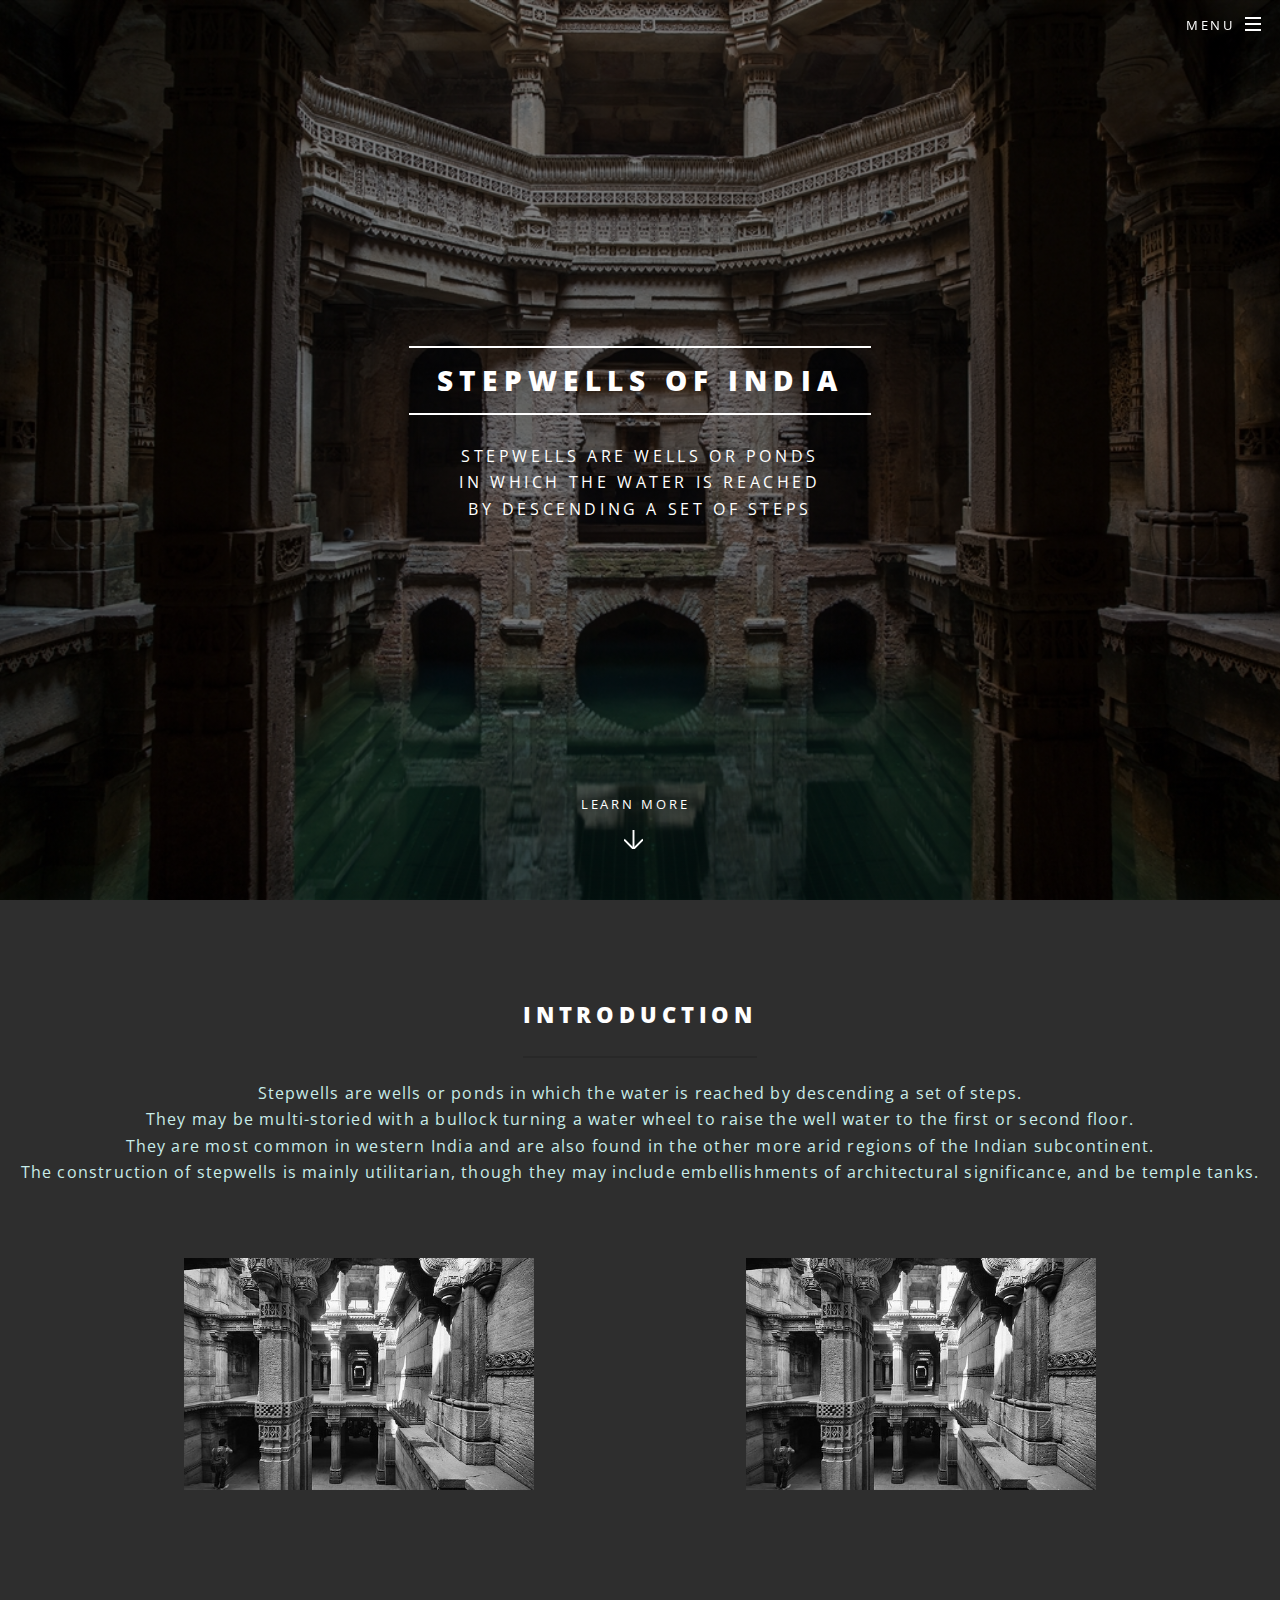
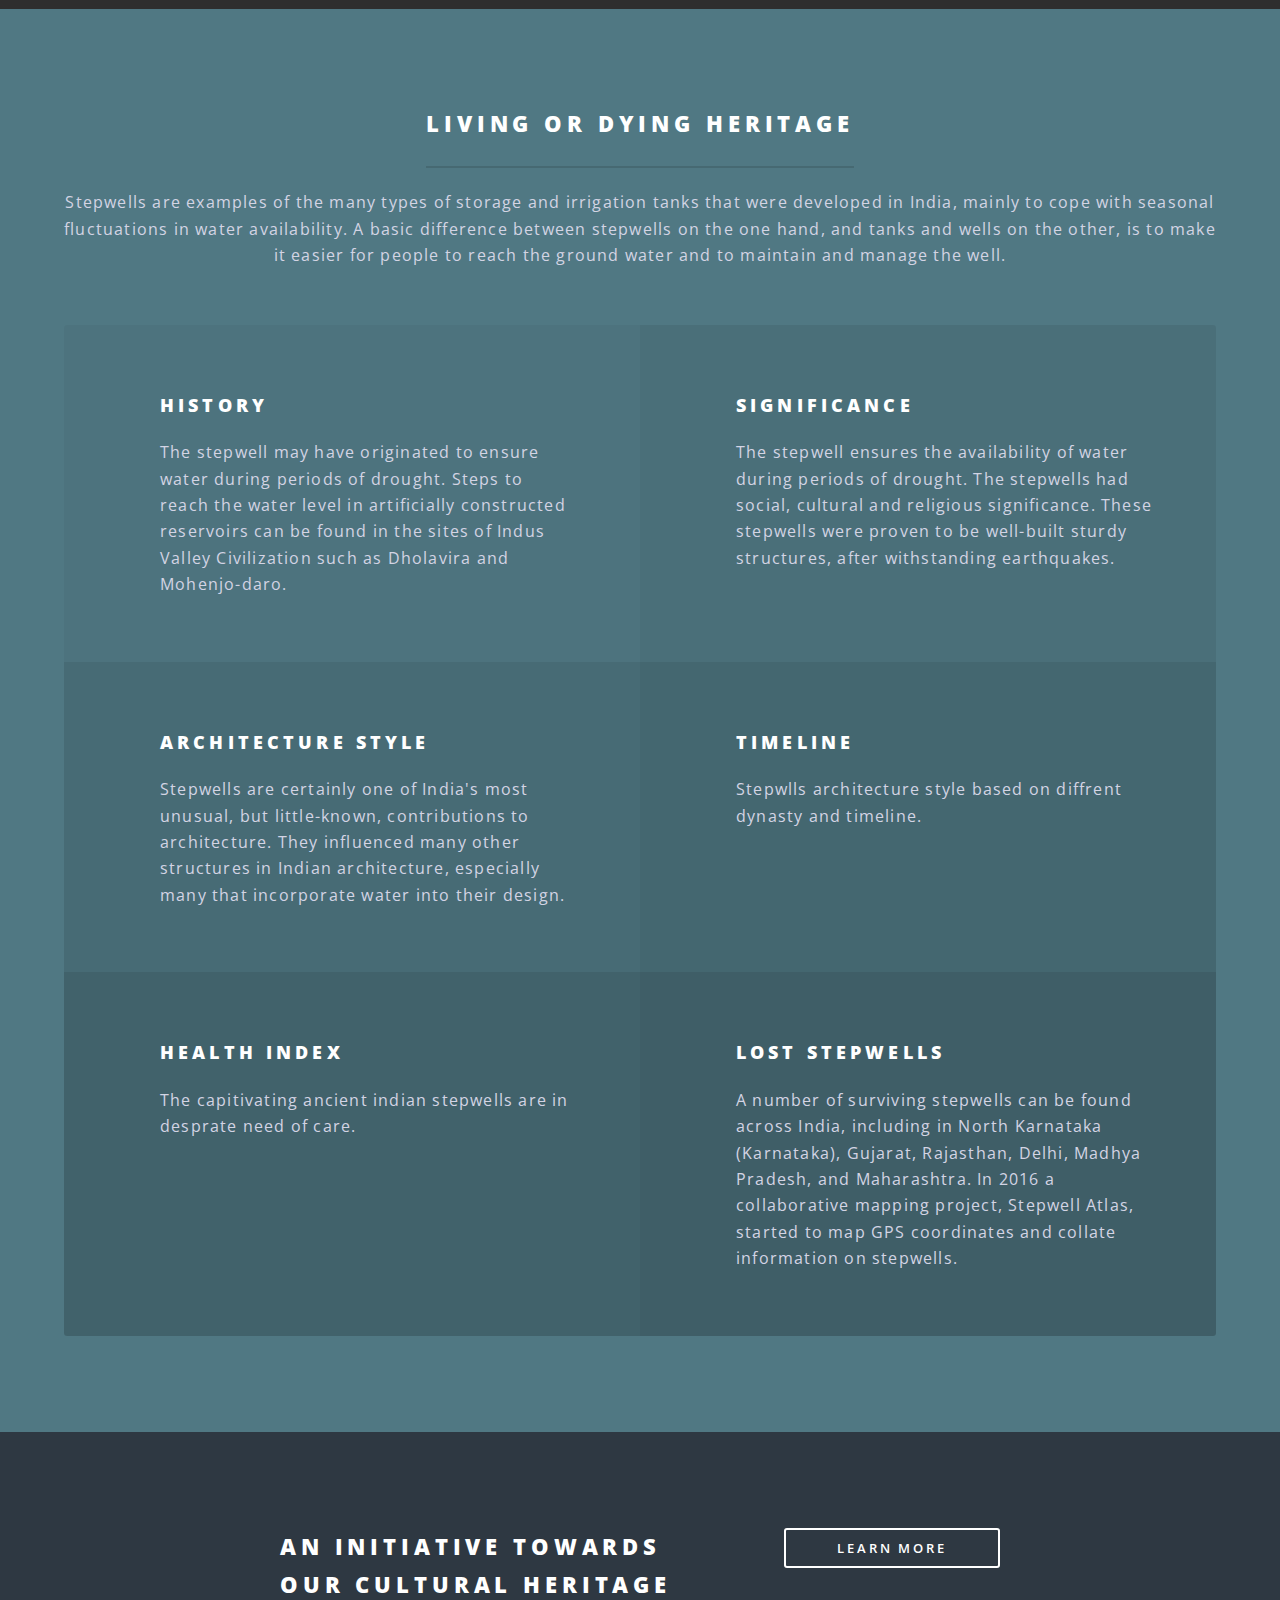
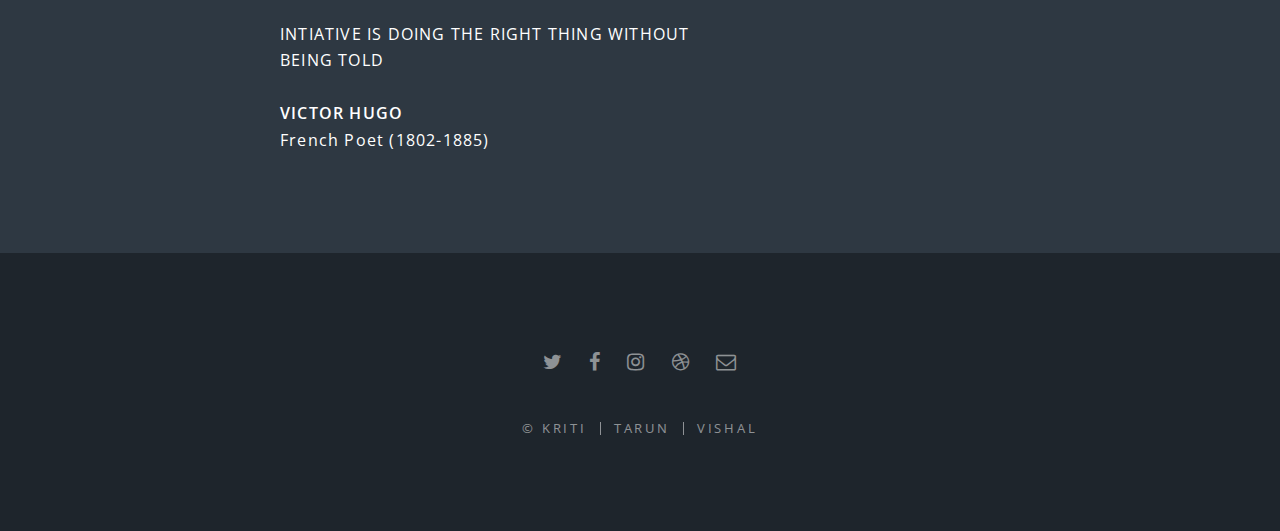
<file: index.html>
<!DOCTYPE HTML>
<!--
	Spectral by HTML5 UP
	html5up.net | @ajlkn
	Free for personal and commercial use under the CCA 3.0 license (html5up.net/license)
-->
<html>
	<head>
		<title>Stepwells</title>
		<meta charset="utf-8" />
		<meta name="viewport" content="width=device-width, initial-scale=1, user-scalable=no" />
		<link rel="stylesheet" href="assets/css/main.css" />
		<noscript><link rel="stylesheet" href="assets/css/noscript.css" /></noscript>
	</head>
	<body class="landing is-preload">

		<!-- Page Wrapper -->
			<div id="page-wrapper">

				<!-- Header -->
					<header id="header" class="alt">
						<h1><a href="index.html">STEPWELLS</a></h1>
						<nav id="nav">
							<ul>
								<li class="special">
									<a href="#menu" class="menuToggle"><span>Menu</span></a>
									<div id="menu">
										<ul>
											<li><a href="index.html">Home</a></li>
											<li><a href="generic.html">LCATION</a></li>
											<li><a href="elements.html">HEALTH INDEX</a></li>
											<li><a href="#">Sign Up</a></li>
											<li><a href="#">Log In</a></li>
										</ul>
									</div>
								</li>
							</ul>
						</nav>
					</header>

				<!-- Banner -->
					<section id="banner">
						<div class="inner">
							<h2>STEPWELLS OF INDIA</h2>
							<p>Stepwells are wells or ponds <br>in which 
								the water is reached<br> by descending a
								 set of steps</p>
							
						</div>
						<a href="#one" class="more scrolly">Learn More</a>
					</section>

				<!-- One -->
					<section id="one" class="wrapper style1 special">
						<div>
						<div class="inner">
							<header class="major">
								<h2>INTRODUCTION<br />
							</h2>
								<p>Stepwells are wells or ponds in which the water is reached by descending a set of steps.<br> They may be multi-storied with a bullock turning a water wheel to raise the well water to the first or second floor. <br>They are most common in western India and are also found in the other more arid regions of the Indian subcontinent.<br> The construction of stepwells is mainly utilitarian, though they may include embellishments of architectural significance, and be temple tanks.</p>
							</header>
							<ul class="icons major">
								<li><img src="ab.jpg" style="max-width: 70%;"></li>
								<li><img src="ab.jpg" style="max-width: 70%;"></li>
								
							</ul>
						</div></div>
					</section>


				<!-- Three -->
					<section id="three" class="wrapper style3 special">
						<div class="inner">
							<header class="major">
								<h2>LIVING OR DYING HERITAGE</h2>
								<p>Stepwells are examples of the many types of storage and irrigation tanks that were developed in India, mainly to cope with seasonal fluctuations in water availability. A basic difference between stepwells on the one hand, and tanks and wells on the other, is to make it easier for people to reach the ground water and to maintain and manage the well.</p>
							</header>
							<ul class="features">
								<li class="icon"></i>
									<h3>HISTORY</h3>
									<p>The stepwell may have originated to ensure water during periods of drought. Steps to reach the water level in artificially constructed reservoirs can be found in the sites of Indus Valley Civilization such as Dholavira and Mohenjo-daro.</p>
								</li>
								<li class="icon ">
									<h3>SIGNIFICANCE</h3>
									<p>The stepwell ensures the availability of water during periods of drought. The stepwells had social, cultural and religious significance. These stepwells were proven to be well-built sturdy structures, after withstanding earthquakes.</p>
								</li>
								<li class="icon fa-architect">
									<h3>ARCHITECTURE STYLE</h3>
									<p>Stepwells are certainly one of India's most unusual, but little-known, contributions to architecture. They influenced many other structures in Indian architecture, especially many that incorporate water into their design.</p>
								</li>
								<li class="icon ">
									<h3>TIMELINE</h3>
									<p>Stepwlls architecture style based on diffrent dynasty and timeline.</p>
								</li>
								<li class="icon ">
									<h3>HEALTH INDEX</h3>
									<p>The capitivating ancient indian stepwells are in desprate need of care.</p>
								</li>
								<li class="icon ">
									<h3>LOST STEPWELLS</h3>
									<p>A number of surviving stepwells can be found across India, including in North Karnataka (Karnataka), Gujarat, Rajasthan, Delhi, Madhya Pradesh, and Maharashtra. In 2016 a collaborative mapping project, Stepwell Atlas, started to map GPS coordinates and collate information on stepwells.</p>
								</li>
							</ul>
						</div>
					</section>

				<!-- CTA -->
					<section id="cta" class="wrapper style4">
						<div class="inner">
							<header>
								<h2>AN INITIATIVE TOWARDS OUR CULTURAL HERITAGE</h2>
								<p>INTIATIVE IS DOING THE RIGHT THING WITHOUT BEING TOLD <br><br> <strong>  VICTOR HUGO </strong><br>French Poet (1802-1885)</p>
							</header>
							<ul class="actions stacked">
								
								<li><a href="#" class="button fit">Learn More</a></li>
							</ul>
						</div>
					</section>

				<!-- Footer -->
					<footer id="footer">
						<ul class="icons">
							<li><a href="#" class="icon fa-twitter"><span class="label">Twitter</span></a></li>
							<li><a href="#" class="icon fa-facebook"><span class="label">Facebook</span></a></li>
							<li><a href="#" class="icon fa-instagram"><span class="label">Instagram</span></a></li>
							<li><a href="#" class="icon fa-dribbble"><span class="label">Dribbble</span></a></li>
							<li><a href="#" class="icon fa-envelope-o"><span class="label">Email</span></a></li>
						</ul>
						<ul class="copyright">
							<li>&copy; KRITI </li><li>TARUN</li><li>VISHAL</li> </li>
						</ul>
					</footer>

			</div>

		<!-- Scripts -->
			<script src="assets/js/jquery.min.js"></script>
			<script src="assets/js/jquery.scrollex.min.js"></script>
			<script src="assets/js/jquery.scrolly.min.js"></script>
			<script src="assets/js/browser.min.js"></script>
			<script src="assets/js/breakpoints.min.js"></script>
			<script src="assets/js/util.js"></script>
			<script src="assets/js/main.js"></script>

	</body>
</html>
</file>
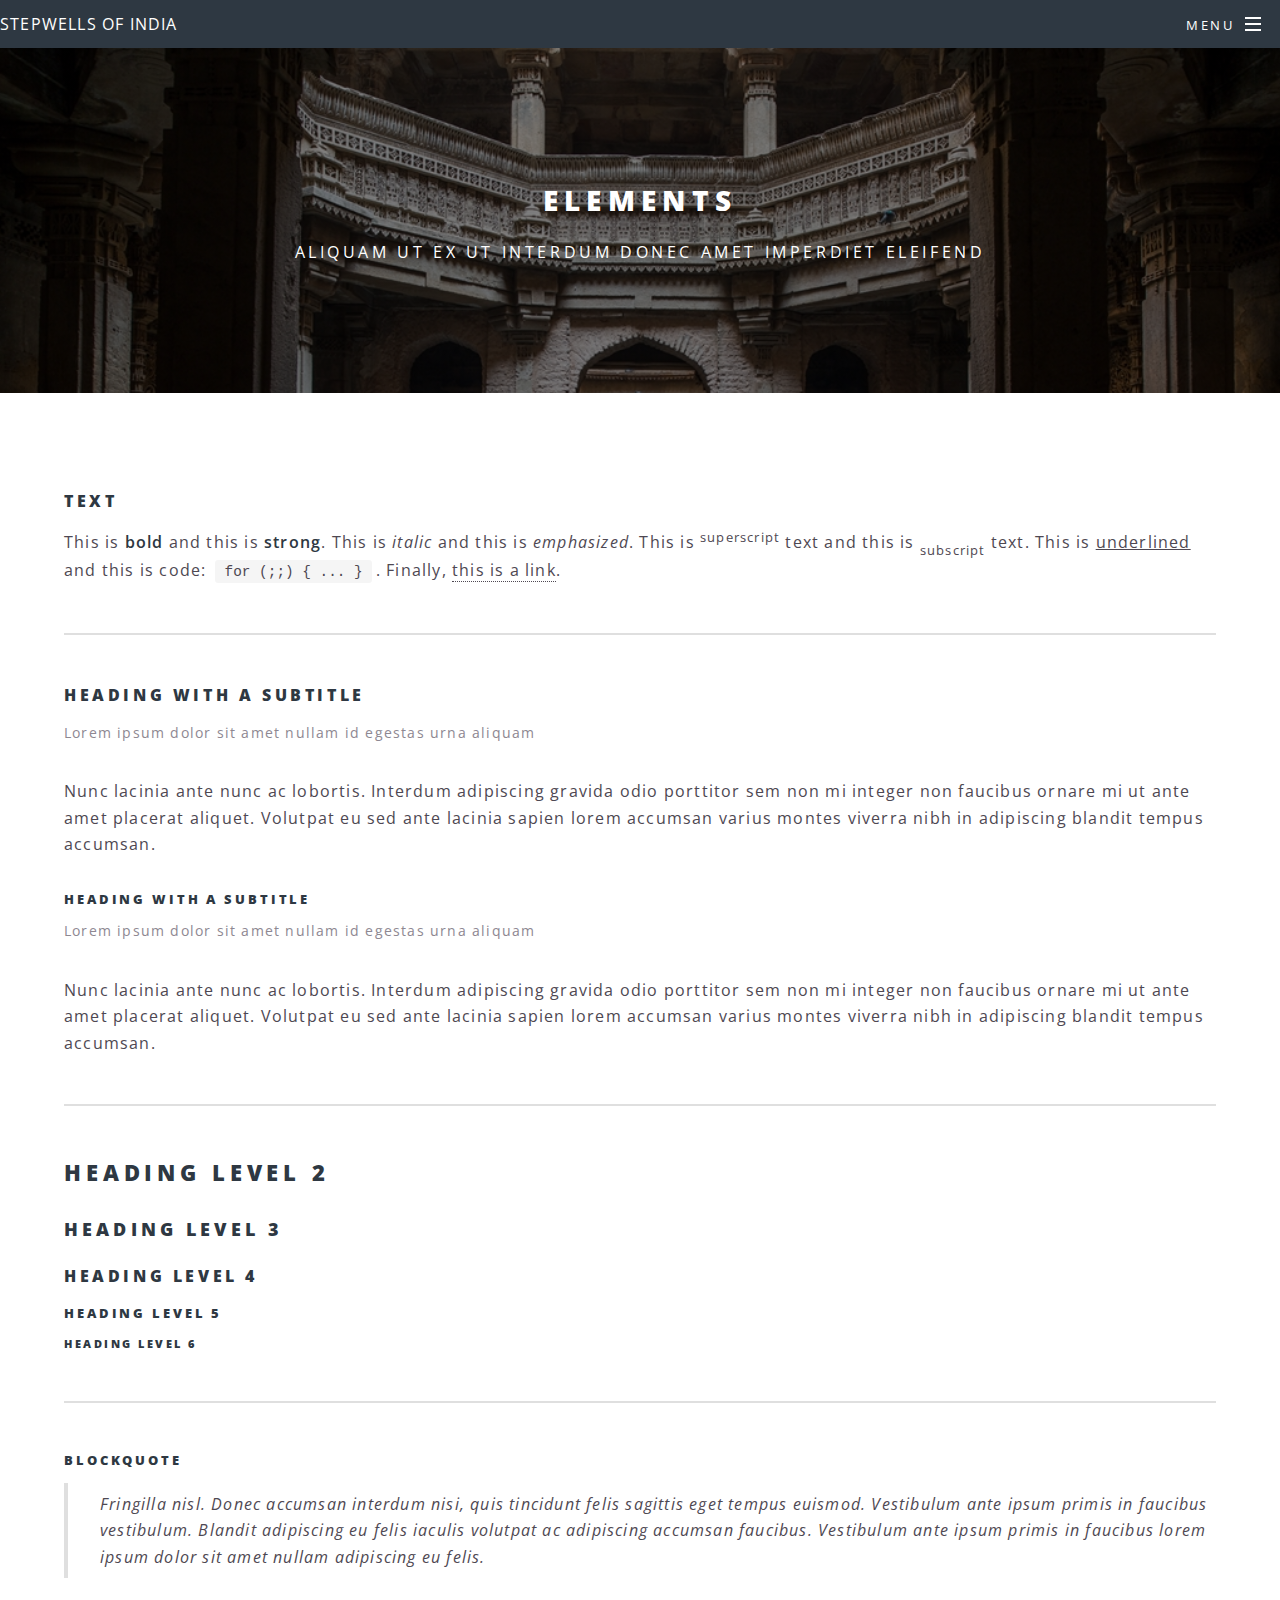
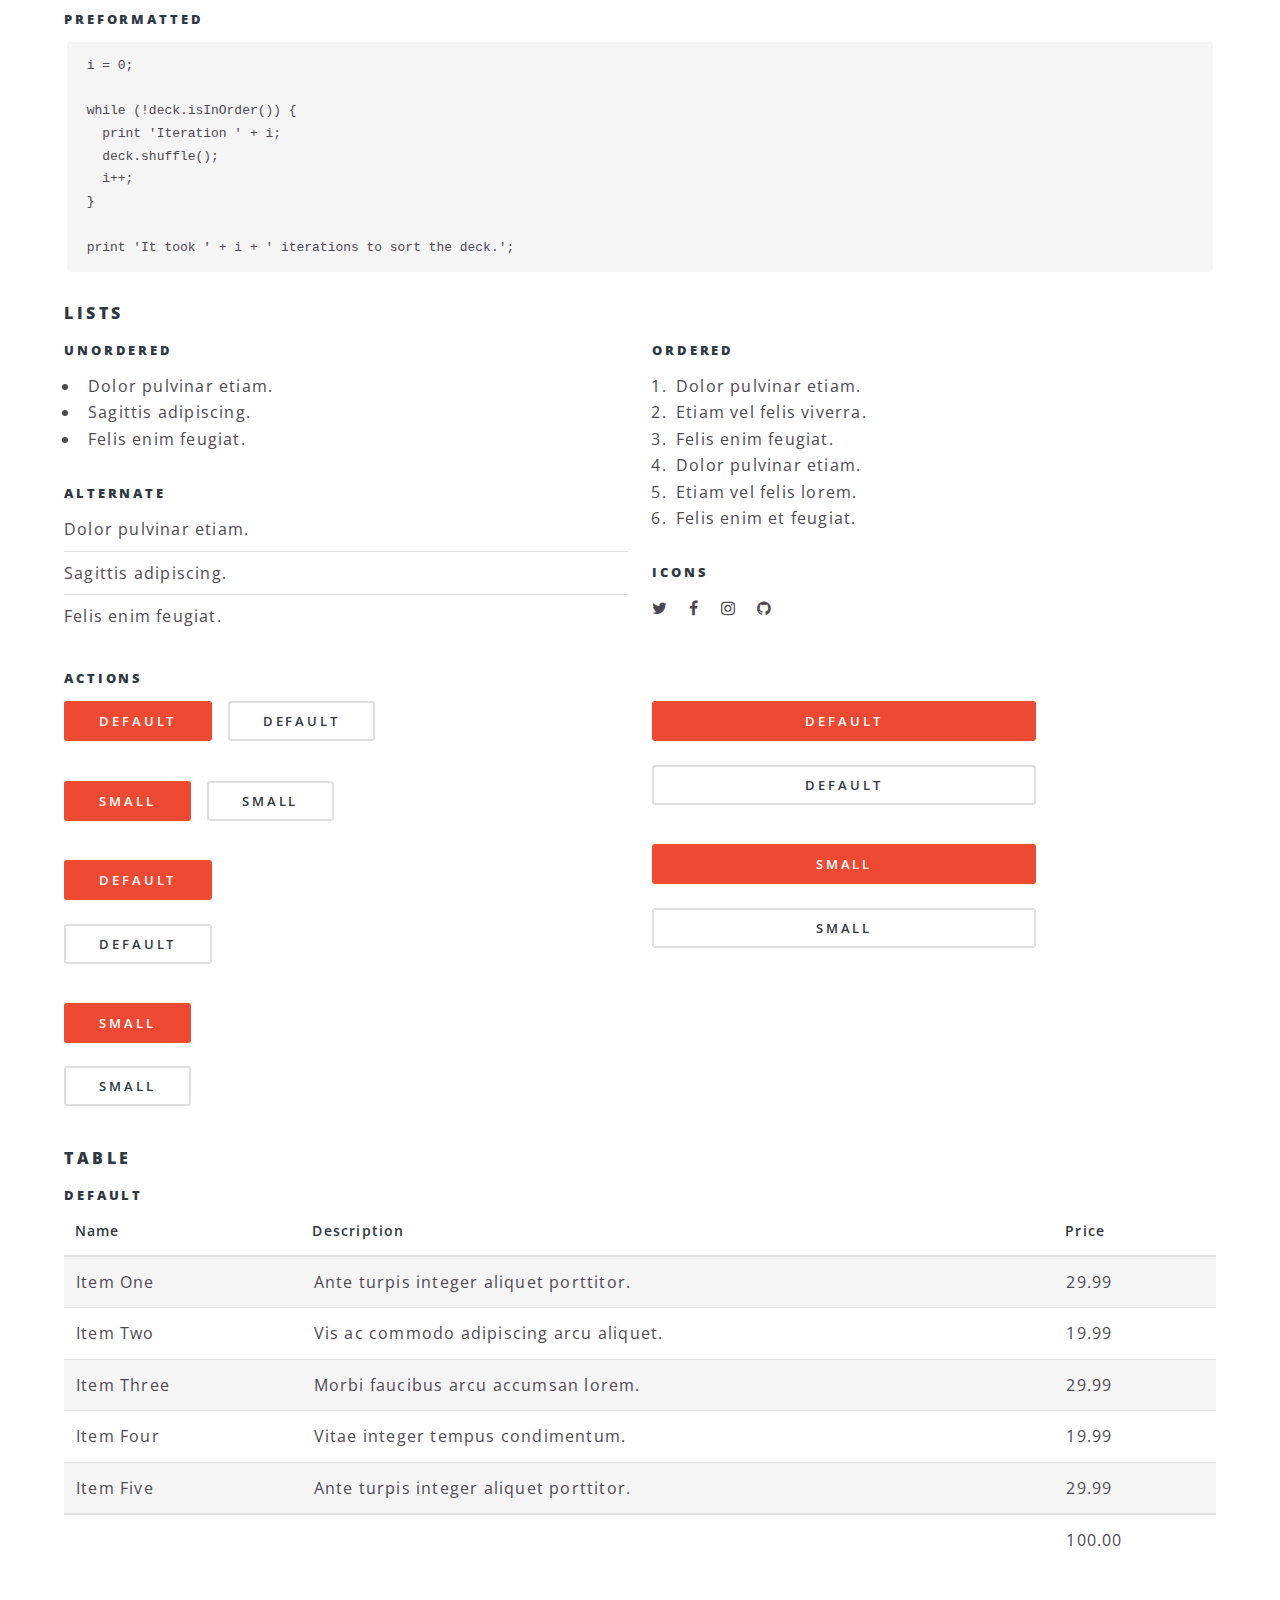
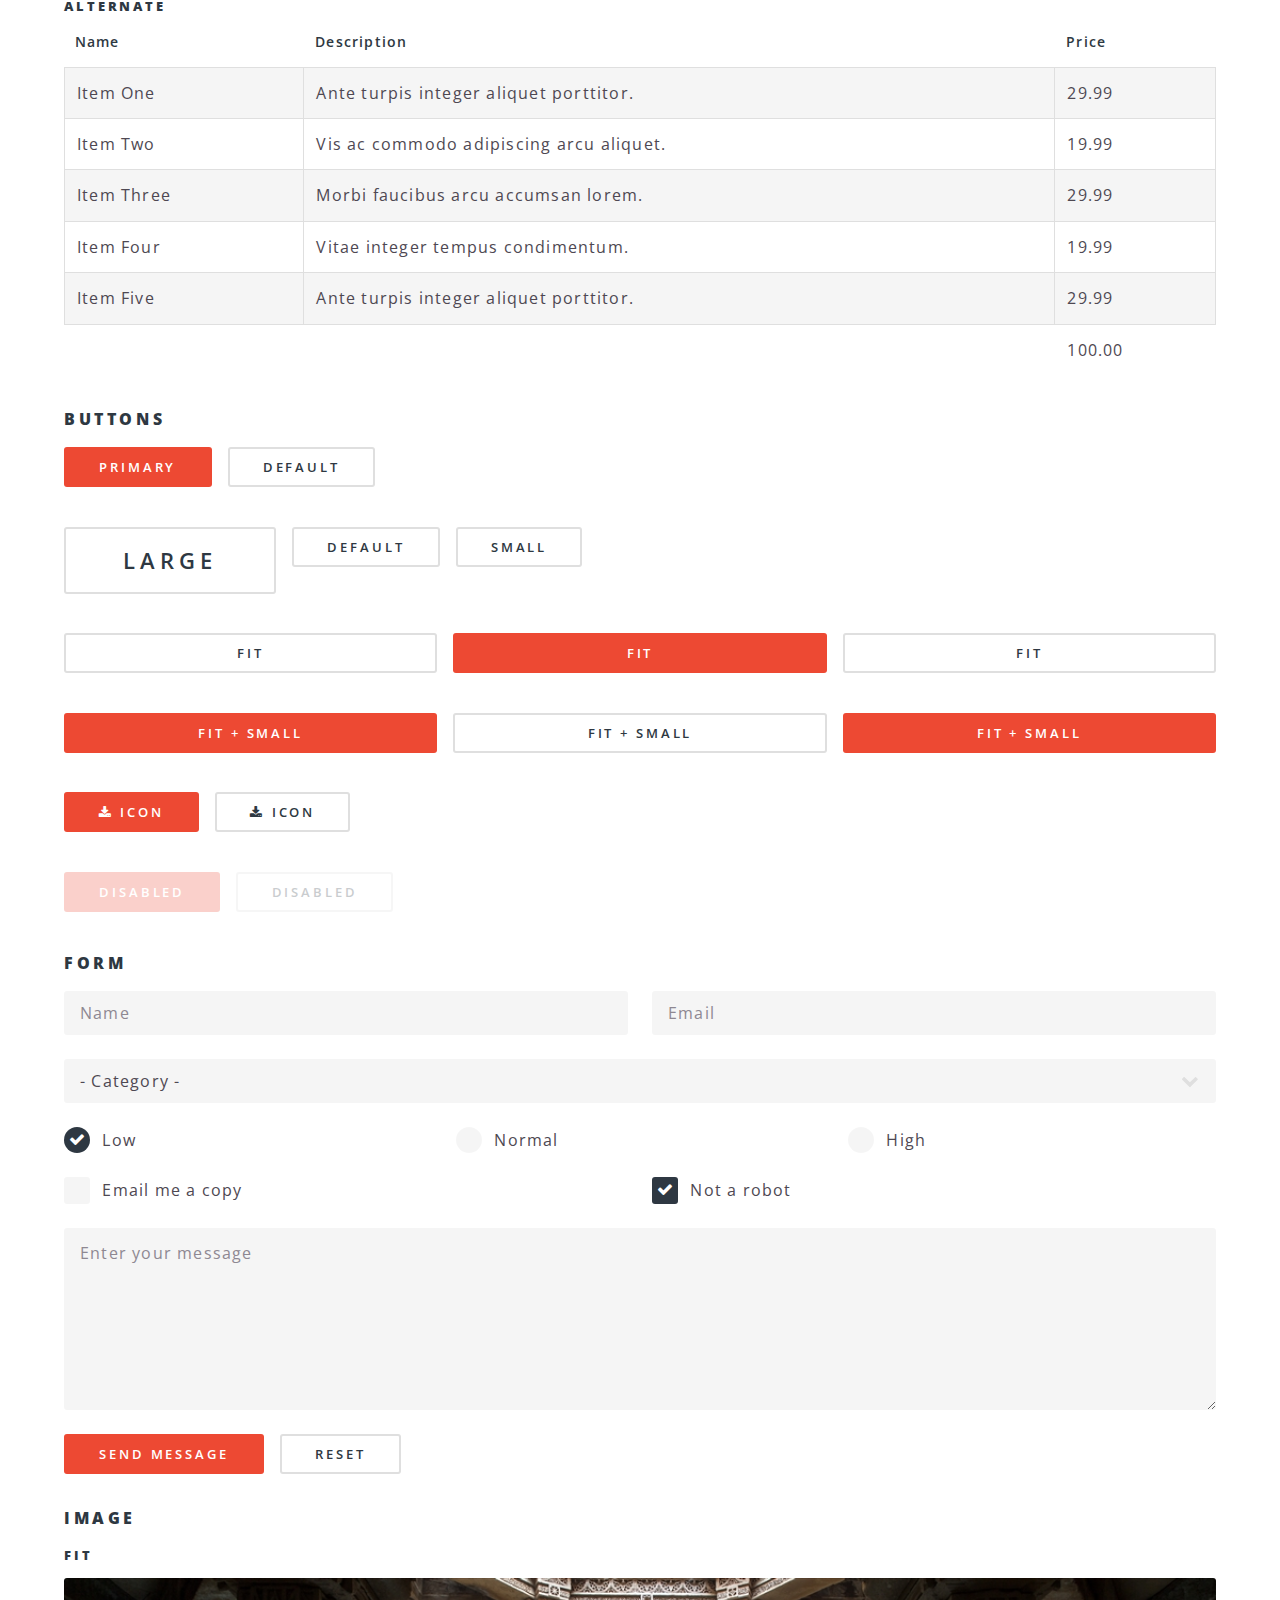
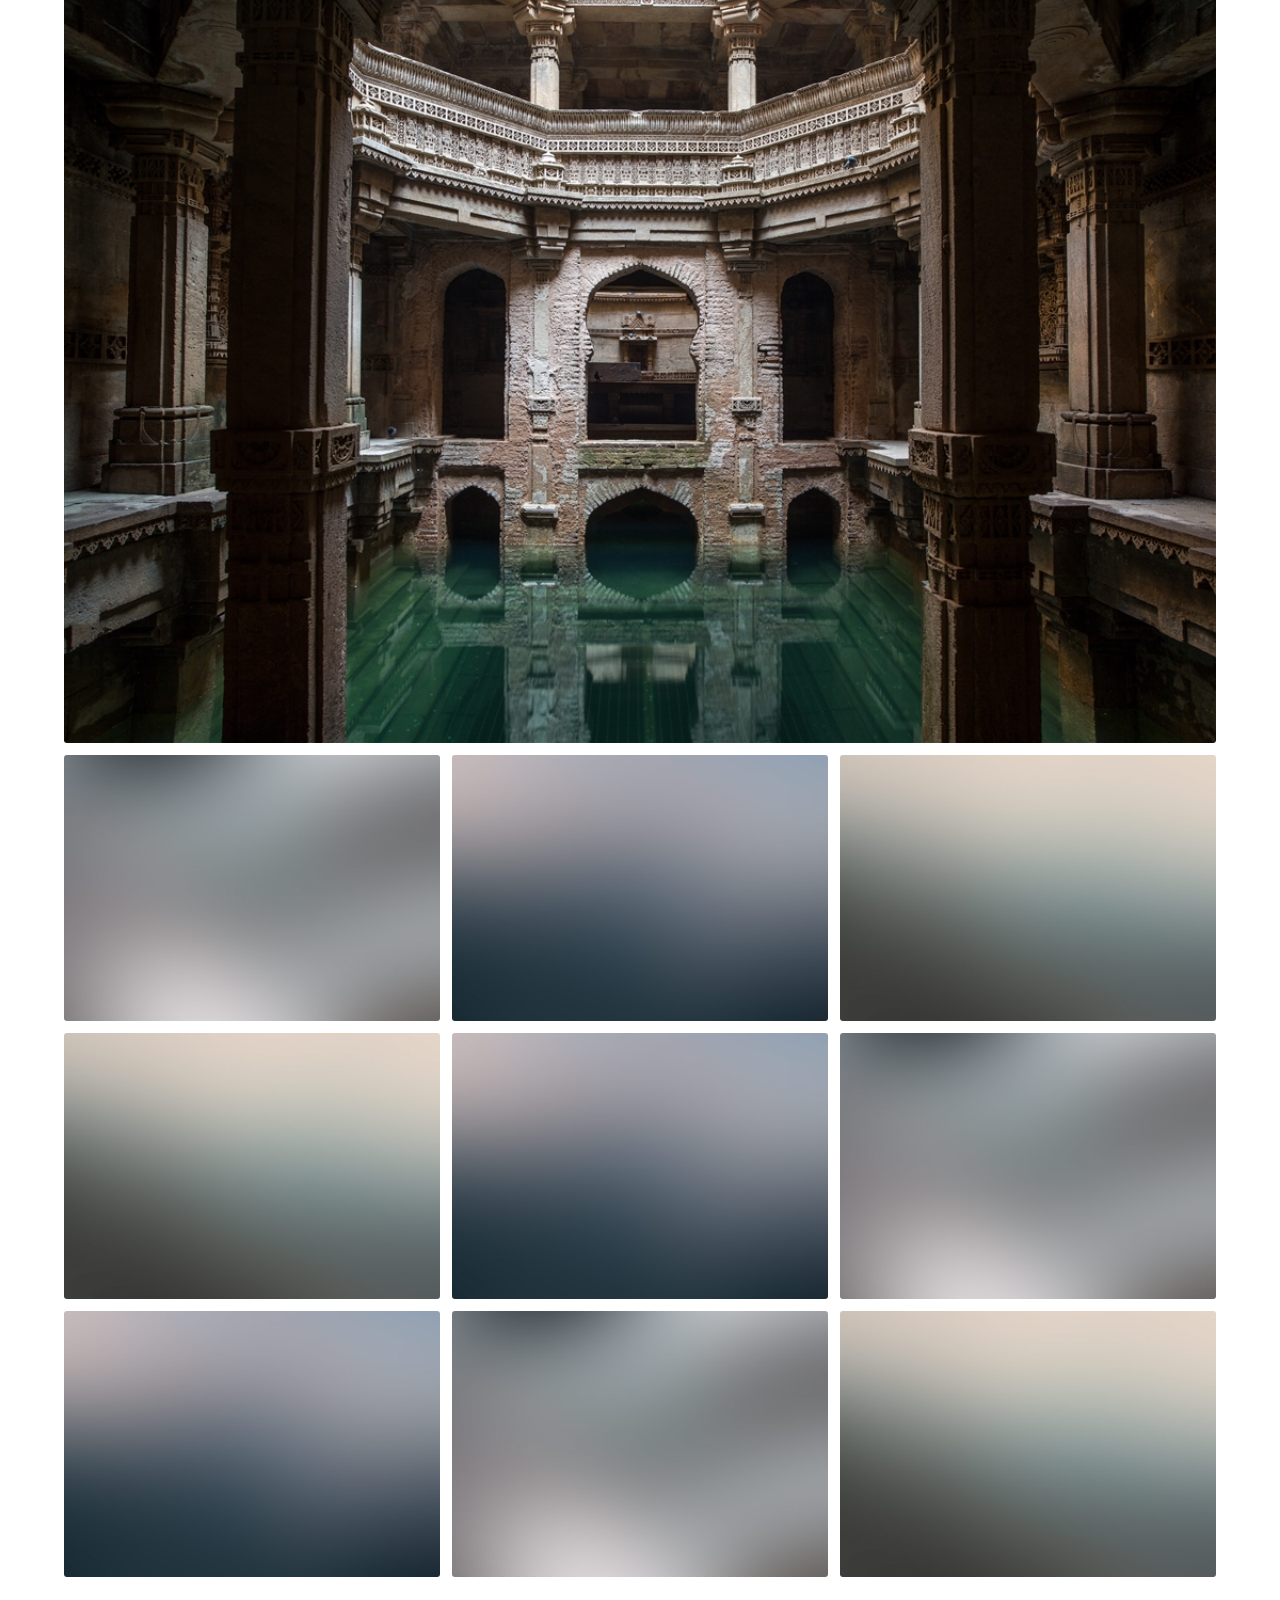
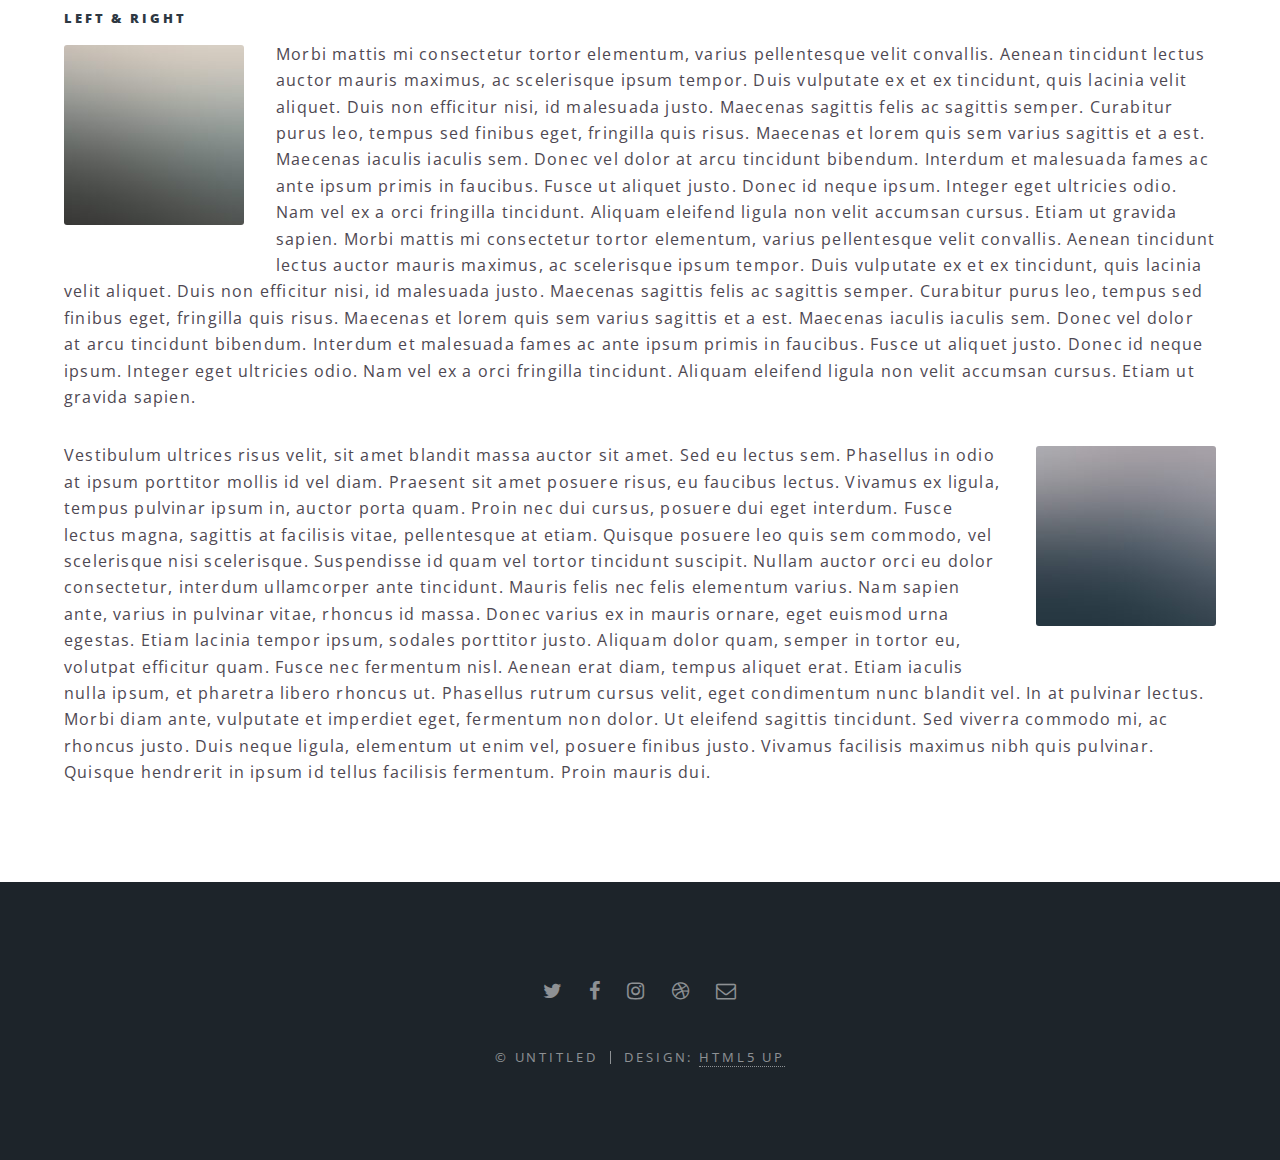
<file: elements.html>
<!DOCTYPE HTML>
<!--
	Spectral by HTML5 UP
	html5up.net | @ajlkn
	Free for personal and commercial use under the CCA 3.0 license (html5up.net/license)
-->
<html>
	<head>
		<title>STEPWELLS</title>
		<meta charset="utf-8" />
		<meta name="viewport" content="width=device-width, initial-scale=1, user-scalable=no" />
		<link rel="stylesheet" href="assets/css/main.css" />
		<noscript><link rel="stylesheet" href="assets/css/noscript.css" /></noscript>
	</head>
	<body class="is-preload">

		<!-- Page Wrapper -->
			<div id="page-wrapper">

				<!-- Header -->
					<header id="header">STEPWELLS OF INDIA</a></h1>
						<nav id="nav">
							<ul>
								<li class="special">
									<a href="#menu" class="menuToggle"><span>Menu</span></a>
									<div id="menu">
										<ul>
											<li><a href="index.html">Home</a></li>
											<li><a href="generic.html">Generic</a></li>
											<li><a href="elements.html">Elements</a></li>
											<li><a href="#">Sign Up</a></li>
											<li><a href="#">Log In</a></li>
										</ul>
									</div>
								</li>
							</ul>
						</nav>
					</header>

				<!-- Main -->
					<article id="main">
						<header>
							<h2>Elements</h2>
							<p>Aliquam ut ex ut interdum donec amet imperdiet eleifend</p>
						</header>
						<section class="wrapper style5">
							<div class="inner">

								<section>
									<h4>Text</h4>
									<p>This is <b>bold</b> and this is <strong>strong</strong>. This is <i>italic</i> and this is <em>emphasized</em>.
									This is <sup>superscript</sup> text and this is <sub>subscript</sub> text.
									This is <u>underlined</u> and this is code: <code>for (;;) { ... }</code>. Finally, <a href="#">this is a link</a>.</p>
									<hr />
									<header>
										<h4>Heading with a Subtitle</h4>
										<p>Lorem ipsum dolor sit amet nullam id egestas urna aliquam</p>
									</header>
									<p>Nunc lacinia ante nunc ac lobortis. Interdum adipiscing gravida odio porttitor sem non mi integer non faucibus ornare mi ut ante amet placerat aliquet. Volutpat eu sed ante lacinia sapien lorem accumsan varius montes viverra nibh in adipiscing blandit tempus accumsan.</p>
									<header>
										<h5>Heading with a Subtitle</h5>
										<p>Lorem ipsum dolor sit amet nullam id egestas urna aliquam</p>
									</header>
									<p>Nunc lacinia ante nunc ac lobortis. Interdum adipiscing gravida odio porttitor sem non mi integer non faucibus ornare mi ut ante amet placerat aliquet. Volutpat eu sed ante lacinia sapien lorem accumsan varius montes viverra nibh in adipiscing blandit tempus accumsan.</p>
									<hr />
									<h2>Heading Level 2</h2>
									<h3>Heading Level 3</h3>
									<h4>Heading Level 4</h4>
									<h5>Heading Level 5</h5>
									<h6>Heading Level 6</h6>
									<hr />
									<h5>Blockquote</h5>
									<blockquote>Fringilla nisl. Donec accumsan interdum nisi, quis tincidunt felis sagittis eget tempus euismod. Vestibulum ante ipsum primis in faucibus vestibulum. Blandit adipiscing eu felis iaculis volutpat ac adipiscing accumsan faucibus. Vestibulum ante ipsum primis in faucibus lorem ipsum dolor sit amet nullam adipiscing eu felis.</blockquote>
									<h5>Preformatted</h5>
									<pre><code>i = 0;

while (!deck.isInOrder()) {
  print 'Iteration ' + i;
  deck.shuffle();
  i++;
}

print 'It took ' + i + ' iterations to sort the deck.';</code></pre>
								</section>

								<section>
									<h4>Lists</h4>
									<div class="row">
										<div class="col-6 col-12-medium">
											<h5>Unordered</h5>
											<ul>
												<li>Dolor pulvinar etiam.</li>
												<li>Sagittis adipiscing.</li>
												<li>Felis enim feugiat.</li>
											</ul>
											<h5>Alternate</h5>
											<ul class="alt">
												<li>Dolor pulvinar etiam.</li>
												<li>Sagittis adipiscing.</li>
												<li>Felis enim feugiat.</li>
											</ul>
										</div>
										<div class="col-6 col-12-medium">
											<h5>Ordered</h5>
											<ol>
												<li>Dolor pulvinar etiam.</li>
												<li>Etiam vel felis viverra.</li>
												<li>Felis enim feugiat.</li>
												<li>Dolor pulvinar etiam.</li>
												<li>Etiam vel felis lorem.</li>
												<li>Felis enim et feugiat.</li>
											</ol>
											<h5>Icons</h5>
											<ul class="icons">
												<li><a href="#" class="icon fa-twitter"><span class="label">Twitter</span></a></li>
												<li><a href="#" class="icon fa-facebook"><span class="label">Facebook</span></a></li>
												<li><a href="#" class="icon fa-instagram"><span class="label">Instagram</span></a></li>
												<li><a href="#" class="icon fa-github"><span class="label">Github</span></a></li>
											</ul>
										</div>
									</div>
									<h5>Actions</h5>
									<div class="row">
										<div class="col-6 col-12-medium">
											<ul class="actions">
												<li><a href="#" class="button primary">Default</a></li>
												<li><a href="#" class="button">Default</a></li>
											</ul>
											<ul class="actions small">
												<li><a href="#" class="button primary small">Small</a></li>
												<li><a href="#" class="button small">Small</a></li>
											</ul>
											<ul class="actions stacked">
												<li><a href="#" class="button primary">Default</a></li>
												<li><a href="#" class="button">Default</a></li>
											</ul>
											<ul class="actions stacked">
												<li><a href="#" class="button primary small">Small</a></li>
												<li><a href="#" class="button small">Small</a></li>
											</ul>
										</div>
										<div class="col-6 col-12-medium">
											<ul class="actions stacked">
												<li><a href="#" class="button primary fit">Default</a></li>
												<li><a href="#" class="button fit">Default</a></li>
											</ul>
											<ul class="actions stacked">
												<li><a href="#" class="button primary small fit">Small</a></li>
												<li><a href="#" class="button small fit">Small</a></li>
											</ul>
										</div>
									</div>
								</section>

								<section>
									<h4>Table</h4>
									<h5>Default</h5>
									<div class="table-wrapper">
										<table>
											<thead>
												<tr>
													<th>Name</th>
													<th>Description</th>
													<th>Price</th>
												</tr>
											</thead>
											<tbody>
												<tr>
													<td>Item One</td>
													<td>Ante turpis integer aliquet porttitor.</td>
													<td>29.99</td>
												</tr>
												<tr>
													<td>Item Two</td>
													<td>Vis ac commodo adipiscing arcu aliquet.</td>
													<td>19.99</td>
												</tr>
												<tr>
													<td>Item Three</td>
													<td> Morbi faucibus arcu accumsan lorem.</td>
													<td>29.99</td>
												</tr>
												<tr>
													<td>Item Four</td>
													<td>Vitae integer tempus condimentum.</td>
													<td>19.99</td>
												</tr>
												<tr>
													<td>Item Five</td>
													<td>Ante turpis integer aliquet porttitor.</td>
													<td>29.99</td>
												</tr>
											</tbody>
											<tfoot>
												<tr>
													<td colspan="2"></td>
													<td>100.00</td>
												</tr>
											</tfoot>
										</table>
									</div>

									<h5>Alternate</h5>
									<div class="table-wrapper">
										<table class="alt">
											<thead>
												<tr>
													<th>Name</th>
													<th>Description</th>
													<th>Price</th>
												</tr>
											</thead>
											<tbody>
												<tr>
													<td>Item One</td>
													<td>Ante turpis integer aliquet porttitor.</td>
													<td>29.99</td>
												</tr>
												<tr>
													<td>Item Two</td>
													<td>Vis ac commodo adipiscing arcu aliquet.</td>
													<td>19.99</td>
												</tr>
												<tr>
													<td>Item Three</td>
													<td> Morbi faucibus arcu accumsan lorem.</td>
													<td>29.99</td>
												</tr>
												<tr>
													<td>Item Four</td>
													<td>Vitae integer tempus condimentum.</td>
													<td>19.99</td>
												</tr>
												<tr>
													<td>Item Five</td>
													<td>Ante turpis integer aliquet porttitor.</td>
													<td>29.99</td>
												</tr>
											</tbody>
											<tfoot>
												<tr>
													<td colspan="2"></td>
													<td>100.00</td>
												</tr>
											</tfoot>
										</table>
									</div>
								</section>

								<section>
									<h4>Buttons</h4>
									<ul class="actions">
										<li><a href="#" class="button primary">Primary</a></li>
										<li><a href="#" class="button">Default</a></li>
									</ul>
									<ul class="actions">
										<li><a href="#" class="button large">Large</a></li>
										<li><a href="#" class="button">Default</a></li>
										<li><a href="#" class="button small">Small</a></li>
									</ul>
									<ul class="actions fit">
										<li><a href="#" class="button fit">Fit</a></li>
										<li><a href="#" class="button primary fit">Fit</a></li>
										<li><a href="#" class="button fit">Fit</a></li>
									</ul>
									<ul class="actions fit small">
										<li><a href="#" class="button primary fit small">Fit + Small</a></li>
										<li><a href="#" class="button fit small">Fit + Small</a></li>
										<li><a href="#" class="button primary fit small">Fit + Small</a></li>
									</ul>
									<ul class="actions">
										<li><a href="#" class="button primary icon fa-download">Icon</a></li>
										<li><a href="#" class="button icon fa-download">Icon</a></li>
									</ul>
									<ul class="actions">
										<li><span class="button primary disabled">Disabled</span></li>
										<li><span class="button disabled">Disabled</span></li>
									</ul>
								</section>

								<section>
									<h4>Form</h4>
									<form method="post" action="#">
										<div class="row gtr-uniform">
											<div class="col-6 col-12-xsmall">
												<input type="text" name="demo-name" id="demo-name" value="" placeholder="Name" />
											</div>
											<div class="col-6 col-12-xsmall">
												<input type="email" name="demo-email" id="demo-email" value="" placeholder="Email" />
											</div>
											<div class="col-12">
												<select name="demo-category" id="demo-category">
													<option value="">- Category -</option>
													<option value="1">Manufacturing</option>
													<option value="1">Shipping</option>
													<option value="1">Administration</option>
													<option value="1">Human Resources</option>
												</select>
											</div>
											<div class="col-4 col-12-small">
												<input type="radio" id="demo-priority-low" name="demo-priority" checked>
												<label for="demo-priority-low">Low</label>
											</div>
											<div class="col-4 col-12-small">
												<input type="radio" id="demo-priority-normal" name="demo-priority">
												<label for="demo-priority-normal">Normal</label>
											</div>
											<div class="col-4 col-12-small">
												<input type="radio" id="demo-priority-high" name="demo-priority">
												<label for="demo-priority-high">High</label>
											</div>
											<div class="col-6 col-12-small">
												<input type="checkbox" id="demo-copy" name="demo-copy">
												<label for="demo-copy">Email me a copy</label>
											</div>
											<div class="col-6 col-12-small">
												<input type="checkbox" id="demo-human" name="demo-human" checked>
												<label for="demo-human">Not a robot</label>
											</div>
											<div class="col-12">
												<textarea name="demo-message" id="demo-message" placeholder="Enter your message" rows="6"></textarea>
											</div>
											<div class="col-12">
												<ul class="actions">
													<li><input type="submit" value="Send Message" class="primary" /></li>
													<li><input type="reset" value="Reset" /></li>
												</ul>
											</div>
										</div>
									</form>
								</section>

								<section>
									<h4>Image</h4>
									<h5>Fit</h5>
									<div class="box alt">
										<div class="row gtr-50 gtr-uniform">
											<div class="col-12"><span class="image fit"><img src="images/banner.jpg" alt="" /></span></div>
											<div class="col-4"><span class="image fit"><img src="images/pic01.jpg" alt="" /></span></div>
											<div class="col-4"><span class="image fit"><img src="images/pic02.jpg" alt="" /></span></div>
											<div class="col-4"><span class="image fit"><img src="images/pic03.jpg" alt="" /></span></div>
											<div class="col-4"><span class="image fit"><img src="images/pic03.jpg" alt="" /></span></div>
											<div class="col-4"><span class="image fit"><img src="images/pic02.jpg" alt="" /></span></div>
											<div class="col-4"><span class="image fit"><img src="images/pic01.jpg" alt="" /></span></div>
											<div class="col-4"><span class="image fit"><img src="images/pic02.jpg" alt="" /></span></div>
											<div class="col-4"><span class="image fit"><img src="images/pic01.jpg" alt="" /></span></div>
											<div class="col-4"><span class="image fit"><img src="images/pic03.jpg" alt="" /></span></div>
										</div>
									</div>
									<h5>Left &amp; Right</h5>
									<p><span class="image left"><img src="images/pic04.jpg" alt="" /></span>Morbi mattis mi consectetur tortor elementum, varius pellentesque velit convallis. Aenean tincidunt lectus auctor mauris maximus, ac scelerisque ipsum tempor. Duis vulputate ex et ex tincidunt, quis lacinia velit aliquet. Duis non efficitur nisi, id malesuada justo. Maecenas sagittis felis ac sagittis semper. Curabitur purus leo, tempus sed finibus eget, fringilla quis risus. Maecenas et lorem quis sem varius sagittis et a est. Maecenas iaculis iaculis sem. Donec vel dolor at arcu tincidunt bibendum. Interdum et malesuada fames ac ante ipsum primis in faucibus. Fusce ut aliquet justo. Donec id neque ipsum. Integer eget ultricies odio. Nam vel ex a orci fringilla tincidunt. Aliquam eleifend ligula non velit accumsan cursus. Etiam ut gravida sapien. Morbi mattis mi consectetur tortor elementum, varius pellentesque velit convallis. Aenean tincidunt lectus auctor mauris maximus, ac scelerisque ipsum tempor. Duis vulputate ex et ex tincidunt, quis lacinia velit aliquet. Duis non efficitur nisi, id malesuada justo. Maecenas sagittis felis ac sagittis semper. Curabitur purus leo, tempus sed finibus eget, fringilla quis risus. Maecenas et lorem quis sem varius sagittis et a est. Maecenas iaculis iaculis sem. Donec vel dolor at arcu tincidunt bibendum. Interdum et malesuada fames ac ante ipsum primis in faucibus. Fusce ut aliquet justo. Donec id neque ipsum. Integer eget ultricies odio. Nam vel ex a orci fringilla tincidunt. Aliquam eleifend ligula non velit accumsan cursus. Etiam ut gravida sapien.</p>
									<p><span class="image right"><img src="images/pic05.jpg" alt="" /></span>Vestibulum ultrices risus velit, sit amet blandit massa auctor sit amet. Sed eu lectus sem. Phasellus in odio at ipsum porttitor mollis id vel diam. Praesent sit amet posuere risus, eu faucibus lectus. Vivamus ex ligula, tempus pulvinar ipsum in, auctor porta quam. Proin nec dui cursus, posuere dui eget interdum. Fusce lectus magna, sagittis at facilisis vitae, pellentesque at etiam. Quisque posuere leo quis sem commodo, vel scelerisque nisi scelerisque. Suspendisse id quam vel tortor tincidunt suscipit. Nullam auctor orci eu dolor consectetur, interdum ullamcorper ante tincidunt. Mauris felis nec felis elementum varius. Nam sapien ante, varius in pulvinar vitae, rhoncus id massa. Donec varius ex in mauris ornare, eget euismod urna egestas. Etiam lacinia tempor ipsum, sodales porttitor justo. Aliquam dolor quam, semper in tortor eu, volutpat efficitur quam. Fusce nec fermentum nisl. Aenean erat diam, tempus aliquet erat. Etiam iaculis nulla ipsum, et pharetra libero rhoncus ut. Phasellus rutrum cursus velit, eget condimentum nunc blandit vel. In at pulvinar lectus. Morbi diam ante, vulputate et imperdiet eget, fermentum non dolor. Ut eleifend sagittis tincidunt. Sed viverra commodo mi, ac rhoncus justo. Duis neque ligula, elementum ut enim vel, posuere finibus justo. Vivamus facilisis maximus nibh quis pulvinar. Quisque hendrerit in ipsum id tellus facilisis fermentum. Proin mauris dui.</p>
								</section>

							</div>
						</section>
					</article>

				<!-- Footer -->
					<footer id="footer">
						<ul class="icons">
							<li><a href="#" class="icon fa-twitter"><span class="label">Twitter</span></a></li>
							<li><a href="#" class="icon fa-facebook"><span class="label">Facebook</span></a></li>
							<li><a href="#" class="icon fa-instagram"><span class="label">Instagram</span></a></li>
							<li><a href="#" class="icon fa-dribbble"><span class="label">Dribbble</span></a></li>
							<li><a href="#" class="icon fa-envelope-o"><span class="label">Email</span></a></li>
						</ul>
						<ul class="copyright">
							<li>&copy; Untitled</li><li>Design: <a href="http://html5up.net">HTML5 UP</a></li>
						</ul>
					</footer>

			</div>

		<!-- Scripts -->
			<script src="assets/js/jquery.min.js"></script>
			<script src="assets/js/jquery.scrollex.min.js"></script>
			<script src="assets/js/jquery.scrolly.min.js"></script>
			<script src="assets/js/browser.min.js"></script>
			<script src="assets/js/breakpoints.min.js"></script>
			<script src="assets/js/util.js"></script>
			<script src="assets/js/main.js"></script>

	</body>
</html>
</file>
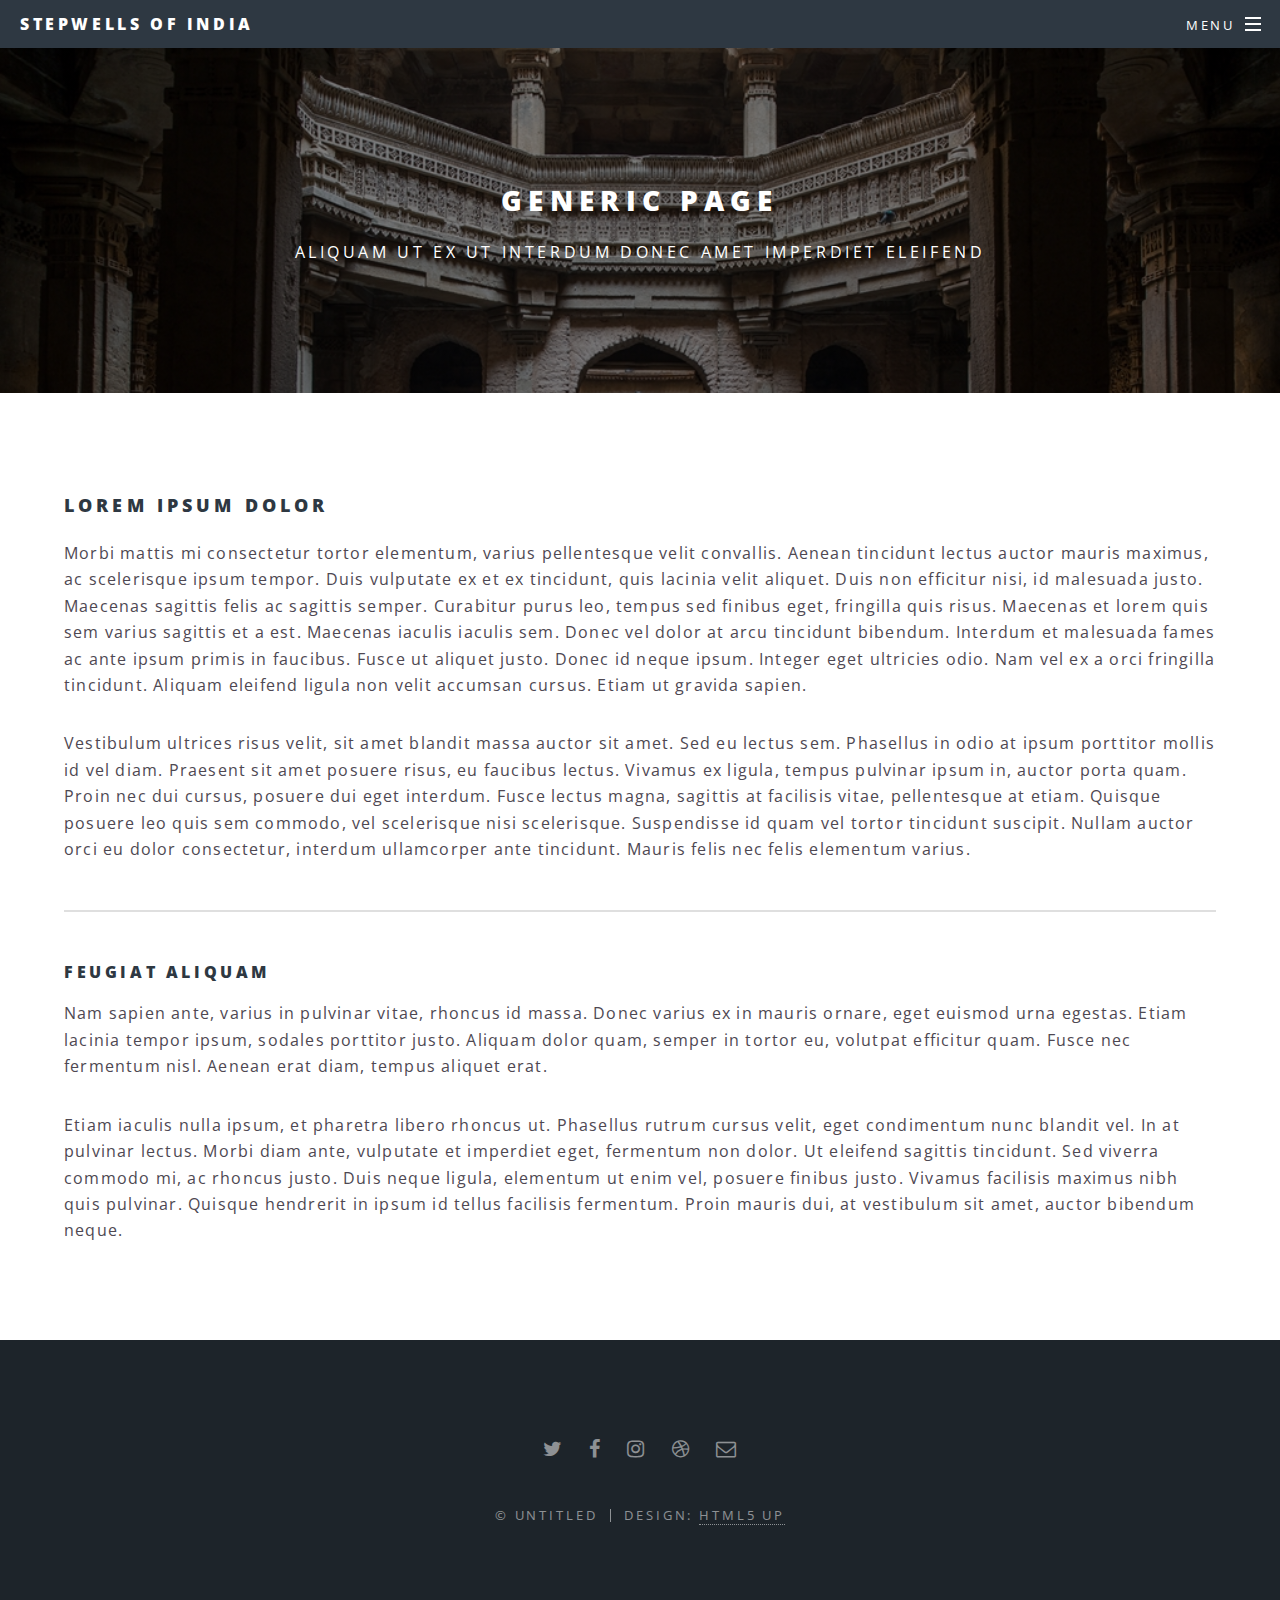
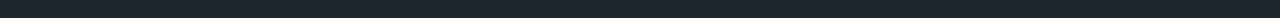
<file: generic.html>
<!DOCTYPE HTML>
<!--
	Spectral by HTML5 UP
	html5up.net | @ajlkn
	Free for personal and commercial use under the CCA 3.0 license (html5up.net/license)
-->
<html>
	<head>
		<title>STEPWELLS</title>
		<meta charset="utf-8" />
		<meta name="viewport" content="width=device-width, initial-scale=1, user-scalable=no" />
		<link rel="stylesheet" href="assets/css/main.css" />
		<noscript><link rel="stylesheet" href="assets/css/noscript.css" /></noscript>
	</head>
	<body class="is-preload">

		<!-- Page Wrapper -->
			<div id="page-wrapper">

				<!-- Header -->
					<header id="header">
						<h1><a href="index.html">STEPWELLS OF INDIA</a></h1>
						<nav id="nav">
							<ul>
								<li class="special">
									<a href="#menu" class="menuToggle"><span>Menu</span></a>
									<div id="menu">
										<ul>
											<li><a href="index.html">Home</a></li>
											<li><a href="generic.html">Generic</a></li>
											<li><a href="elements.html">Elements</a></li>
											<li><a href="#">Sign Up</a></li>
											<li><a href="#">Log In</a></li>
										</ul>
									</div>
								</li>
							</ul>
						</nav>
					</header>

				<!-- Main -->
					<article id="main">
						<header>
							<h2>Generic Page</h2>
							<p>Aliquam ut ex ut interdum donec amet imperdiet eleifend</p>
						</header>
						<section class="wrapper style5">
							<div class="inner">

								<h3>Lorem ipsum dolor</h3>
								<p>Morbi mattis mi consectetur tortor elementum, varius pellentesque velit convallis. Aenean tincidunt lectus auctor mauris maximus, ac scelerisque ipsum tempor. Duis vulputate ex et ex tincidunt, quis lacinia velit aliquet. Duis non efficitur nisi, id malesuada justo. Maecenas sagittis felis ac sagittis semper. Curabitur purus leo, tempus sed finibus eget, fringilla quis risus. Maecenas et lorem quis sem varius sagittis et a est. Maecenas iaculis iaculis sem. Donec vel dolor at arcu tincidunt bibendum. Interdum et malesuada fames ac ante ipsum primis in faucibus. Fusce ut aliquet justo. Donec id neque ipsum. Integer eget ultricies odio. Nam vel ex a orci fringilla tincidunt. Aliquam eleifend ligula non velit accumsan cursus. Etiam ut gravida sapien.</p>

								<p>Vestibulum ultrices risus velit, sit amet blandit massa auctor sit amet. Sed eu lectus sem. Phasellus in odio at ipsum porttitor mollis id vel diam. Praesent sit amet posuere risus, eu faucibus lectus. Vivamus ex ligula, tempus pulvinar ipsum in, auctor porta quam. Proin nec dui cursus, posuere dui eget interdum. Fusce lectus magna, sagittis at facilisis vitae, pellentesque at etiam. Quisque posuere leo quis sem commodo, vel scelerisque nisi scelerisque. Suspendisse id quam vel tortor tincidunt suscipit. Nullam auctor orci eu dolor consectetur, interdum ullamcorper ante tincidunt. Mauris felis nec felis elementum varius.</p>

								<hr />

								<h4>Feugiat aliquam</h4>
								<p>Nam sapien ante, varius in pulvinar vitae, rhoncus id massa. Donec varius ex in mauris ornare, eget euismod urna egestas. Etiam lacinia tempor ipsum, sodales porttitor justo. Aliquam dolor quam, semper in tortor eu, volutpat efficitur quam. Fusce nec fermentum nisl. Aenean erat diam, tempus aliquet erat.</p>

								<p>Etiam iaculis nulla ipsum, et pharetra libero rhoncus ut. Phasellus rutrum cursus velit, eget condimentum nunc blandit vel. In at pulvinar lectus. Morbi diam ante, vulputate et imperdiet eget, fermentum non dolor. Ut eleifend sagittis tincidunt. Sed viverra commodo mi, ac rhoncus justo. Duis neque ligula, elementum ut enim vel, posuere finibus justo. Vivamus facilisis maximus nibh quis pulvinar. Quisque hendrerit in ipsum id tellus facilisis fermentum. Proin mauris dui, at vestibulum sit amet, auctor bibendum neque.</p>

							</div>
						</section>
					</article>

				<!-- Footer -->
					<footer id="footer">
						<ul class="icons">
							<li><a href="#" class="icon fa-twitter"><span class="label">Twitter</span></a></li>
							<li><a href="#" class="icon fa-facebook"><span class="label">Facebook</span></a></li>
							<li><a href="#" class="icon fa-instagram"><span class="label">Instagram</span></a></li>
							<li><a href="#" class="icon fa-dribbble"><span class="label">Dribbble</span></a></li>
							<li><a href="#" class="icon fa-envelope-o"><span class="label">Email</span></a></li>
						</ul>
						<ul class="copyright">
							<li>&copy; Untitled</li><li>Design: <a href="http://html5up.net">HTML5 UP</a></li>
						</ul>
					</footer>

			</div>

		<!-- Scripts -->
			<script src="assets/js/jquery.min.js"></script>
			<script src="assets/js/jquery.scrollex.min.js"></script>
			<script src="assets/js/jquery.scrolly.min.js"></script>
			<script src="assets/js/browser.min.js"></script>
			<script src="assets/js/breakpoints.min.js"></script>
			<script src="assets/js/util.js"></script>
			<script src="assets/js/main.js"></script>

	</body>
</html>
</file>
<file: assets/css/noscript.css>
/*
	Spectral by HTML5 UP
	html5up.net | @ajlkn
	Free for personal and commercial use under the CCA 3.0 license (html5up.net/license)
*/

/* Banner */

	body.is-preload #banner h2 {
		-moz-transform: none;
		-webkit-transform: none;
		-ms-transform: none;
		transform: none;
		opacity: 1;
	}

		body.is-preload #banner h2:before, body.is-preload #banner h2:after {
			width: 100%;
		}

	body.is-preload #banner .more {
		-moz-transform: none;
		-webkit-transform: none;
		-ms-transform: none;
		transform: none;
		opacity: 1;
	}

	body.is-preload #banner:after {
		opacity: 0;
	}
</file>
<file: assets/css/main.css>
@import url(font-awesome.min.css);
@import url("https://fonts.googleapis.com/css?family=Open+Sans:400,400italic,600,600italic,800,800italic");

/*
	Spectral by HTML5 UP
	html5up.net | @ajlkn
	Free for personal and commercial use under the CCA 3.0 license (html5up.net/license)
*/

html, body, div, span, applet, object,
iframe, h1, h2, h3, h4, h5, h6, p, blockquote,
pre, a, abbr, acronym, address, big, cite,
code, del, dfn, em, img, ins, kbd, q, s, samp,
small, strike, strong, sub, sup, tt, var, b,
u, i, center, dl, dt, dd, ol, ul, li, fieldset,
form, label, legend, table, caption, tbody,
tfoot, thead, tr, th, td, article, aside,
canvas, details, embed, figure, figcaption,
footer, header, hgroup, menu, nav, output, ruby,
section, summary, time, mark, audio, video {
	margin: 0;
	padding: 0;
	border: 0;
	font-size: 100%;
	font: inherit;
	vertical-align: baseline;}

article, aside, details, figcaption, figure,
footer, header, hgroup, menu, nav, section {
	display: block;}

body {
	line-height: 1;
}

ol, ul {
	list-style: none;
}

blockquote, q {
	quotes: none;
}

	blockquote:before, blockquote:after, q:before, q:after {
		content: '';
		content: none;
	}

table {
	border-collapse: collapse;
	border-spacing: 0;
}

body {
	-webkit-text-size-adjust: none;
}

mark {
	background-color: transparent;
	color: inherit;
}

input::-moz-focus-inner {
	border: 0;
	padding: 0;
}

input, select, textarea {
	-moz-appearance: none;
	-webkit-appearance: none;
	-ms-appearance: none;
	appearance: none;
}

/* Basic */

	@-ms-viewport {
		width: device-width;
	}

	html {
		box-sizing: border-box;
	}

	*, *:before, *:after {
		box-sizing: inherit;
	}

	body {
		background: #2e3842;
	}

		body.is-preload *, body.is-preload *:before, body.is-preload *:after {
			-moz-animation: none !important;
			-webkit-animation: none !important;
			-ms-animation: none !important;
			animation: none !important;
			-moz-transition: none !important;
			-webkit-transition: none !important;
			-ms-transition: none !important;
			transition: none !important;
		}

	body, input, select, textarea {
		color: #fff;
		font-family: "Open Sans", Helvetica, sans-serif;
		font-size: 15pt;
		font-weight: 400;
		letter-spacing: 0.075em;
		line-height: 1.65em;
	}

		@media screen and (max-width: 1680px) {

			body, input, select, textarea {
				font-size: 13pt;
			}

		}

		@media screen and (max-width: 1280px) {

			body, input, select, textarea {
				font-size: 12pt;
			}

		}

		@media screen and (max-width: 736px) {

			body, input, select, textarea {
				font-size: 11pt;
				letter-spacing: 0.0375em;
			}

		}

	a {
		-moz-transition: color 0.2s ease, border-bottom-color 0.2s ease;
		-webkit-transition: color 0.2s ease, border-bottom-color 0.2s ease;
		-ms-transition: color 0.2s ease, border-bottom-color 0.2s ease;
		transition: color 0.2s ease, border-bottom-color 0.2s ease;
		border-bottom: dotted 1px;
		color: inherit;
		text-decoration: none;
	}

		a:hover {
			border-bottom-color: transparent;
		}

	strong, b {
		color: #fff;
		font-weight: 600;
	}

	em, i {
		font-style: italic;
	}

	p {
		margin: 0 0 2em 0;
	}

	h1, h2, h3, h4, h5, h6 {
		color: #fff;
		font-weight: 800;
		letter-spacing: 0.225em;
		line-height: 1em;
		margin: 0 0 1em 0;
		text-transform: uppercase;
	}

		h1 a, h2 a, h3 a, h4 a, h5 a, h6 a {
			color: inherit;
			text-decoration: none;
		}

	h2 {
		font-size: 1.35em;
		line-height: 1.75em;
	}

		@media screen and (max-width: 736px) {

			h2 {
				font-size: 1.1em;
				line-height: 1.65em;
			}

		}

	h3 {
		font-size: 1.15em;
		line-height: 1.75em;
	}

		@media screen and (max-width: 736px) {

			h3 {
				font-size: 1em;
				line-height: 1.65em;
			}

		}

	h4 {
		font-size: 1em;
		line-height: 1.5em;
	}

	h5 {
		font-size: 0.8em;
		line-height: 1.5em;
	}

	h6 {
		font-size: 0.7em;
		line-height: 1.5em;
	}

	sub {
		font-size: 0.8em;
		position: relative;
		top: 0.5em;
	}

	sup {
		font-size: 0.8em;
		position: relative;
		top: -0.5em;
	}

	hr {
		border: 0;
		border-bottom: solid 2px #fff;
		margin: 3em 0;
	}

		hr.major {
			margin: 4.5em 0;
		}

	blockquote {
		border-left: solid 4px #fff;
		font-style: italic;
		margin: 0 0 2em 0;
		padding: 0.5em 0 0.5em 2em;
	}

	code {
		background: rgba(144, 144, 144, 0.25);
		border-radius: 3px;
		font-family: "Courier New", monospace;
		font-size: 0.9em;
		letter-spacing: 0;
		margin: 0 0.25em;
		padding: 0.25em 0.65em;
	}

	pre {
		-webkit-overflow-scrolling: touch;
		font-family: "Courier New", monospace;
		font-size: 0.9em;
		margin: 0 0 2em 0;
	}

		pre code {
			display: block;
			line-height: 1.75em;
			padding: 1em 1.5em;
			overflow-x: auto;
		}

	.align-left {
		text-align: left;
	}

	.align-center {
		text-align: center;
	}

	.align-right {
		text-align: right;
	}

/* Row */

	.row {
		display: flex;
		flex-wrap: wrap;
		box-sizing: border-box;
		align-items: stretch;
	}

		.row > * {
			box-sizing: border-box;
		}

		.row.gtr-uniform > * > :last-child {
			margin-bottom: 0;
		}

		.row.aln-left {
			justify-content: flex-start;
		}

		.row.aln-center {
			justify-content: center;
		}

		.row.aln-right {
			justify-content: flex-end;
		}

		.row.aln-top {
			align-items: flex-start;
		}

		.row.aln-middle {
			align-items: center;
		}

		.row.aln-bottom {
			align-items: flex-end;
		}

		.row > .imp {
			order: -1;
		}

		.row > .col-1 {
			width: 8.3333333333%;
		}

		.row > .off-1 {
			margin-left: 8.3333333333%;
		}

		.row > .col-2 {
			width: 16.6666666667%;
		}

		.row > .off-2 {
			margin-left: 16.6666666667%;
		}

		.row > .col-3 {
			width: 25%;
		}

		.row > .off-3 {
			margin-left: 25%;
		}

		.row > .col-4 {
			width: 33.3333333333%;
		}

		.row > .off-4 {
			margin-left: 33.3333333333%;
		}

		.row > .col-5 {
			width: 41.6666666667%;
		}

		.row > .off-5 {
			margin-left: 41.6666666667%;
		}

		.row > .col-6 {
			width: 50%;
		}

		.row > .off-6 {
			margin-left: 50%;
		}

		.row > .col-7 {
			width: 58.3333333333%;
		}

		.row > .off-7 {
			margin-left: 58.3333333333%;
		}

		.row > .col-8 {
			width: 66.6666666667%;
		}

		.row > .off-8 {
			margin-left: 66.6666666667%;
		}

		.row > .col-9 {
			width: 75%;
		}

		.row > .off-9 {
			margin-left: 75%;
		}

		.row > .col-10 {
			width: 83.3333333333%;
		}

		.row > .off-10 {
			margin-left: 83.3333333333%;
		}

		.row > .col-11 {
			width: 91.6666666667%;
		}

		.row > .off-11 {
			margin-left: 91.6666666667%;
		}

		.row > .col-12 {
			width: 100%;
		}

		.row > .off-12 {
			margin-left: 100%;
		}

		.row.gtr-0 {
			margin-top: 0;
			margin-left: 0em;
		}

			.row.gtr-0 > * {
				padding: 0 0 0 0em;
			}

			.row.gtr-0.gtr-uniform {
				margin-top: 0em;
			}

				.row.gtr-0.gtr-uniform > * {
					padding-top: 0em;
				}

		.row.gtr-25 {
			margin-top: 0;
			margin-left: -0.375em;
		}

			.row.gtr-25 > * {
				padding: 0 0 0 0.375em;
			}

			.row.gtr-25.gtr-uniform {
				margin-top: -0.375em;
			}

				.row.gtr-25.gtr-uniform > * {
					padding-top: 0.375em;
				}

		.row.gtr-50 {
			margin-top: 0;
			margin-left: -0.75em;
		}

			.row.gtr-50 > * {
				padding: 0 0 0 0.75em;
			}

			.row.gtr-50.gtr-uniform {
				margin-top: -0.75em;
			}

				.row.gtr-50.gtr-uniform > * {
					padding-top: 0.75em;
				}

		.row {
			margin-top: 0;
			margin-left: -1.5em;
		}

			.row > * {
				padding: 0 0 0 1.5em;
			}

			.row.gtr-uniform {
				margin-top: -1.5em;
			}

				.row.gtr-uniform > * {
					padding-top: 1.5em;
				}

		.row.gtr-150 {
			margin-top: 0;
			margin-left: -2.25em;
		}

			.row.gtr-150 > * {
				padding: 0 0 0 2.25em;
			}

			.row.gtr-150.gtr-uniform {
				margin-top: -2.25em;
			}

				.row.gtr-150.gtr-uniform > * {
					padding-top: 2.25em;
				}

		.row.gtr-200 {
			margin-top: 0;
			margin-left: -3em;
		}

			.row.gtr-200 > * {
				padding: 0 0 0 3em;
			}

			.row.gtr-200.gtr-uniform {
				margin-top: -3em;
			}

				.row.gtr-200.gtr-uniform > * {
					padding-top: 3em;
				}

		@media screen and (max-width: 1680px) {

			.row {
				display: flex;
				flex-wrap: wrap;
				box-sizing: border-box;
				align-items: stretch;
			}

				.row > * {
					box-sizing: border-box;
				}

				.row.gtr-uniform > * > :last-child {
					margin-bottom: 0;
				}

				.row.aln-left {
					justify-content: flex-start;
				}

				.row.aln-center {
					justify-content: center;
				}

				.row.aln-right {
					justify-content: flex-end;
				}

				.row.aln-top {
					align-items: flex-start;
				}

				.row.aln-middle {
					align-items: center;
				}

				.row.aln-bottom {
					align-items: flex-end;
				}

				.row > .imp-xlarge {
					order: -1;
				}

				.row > .col-1-xlarge {
					width: 8.3333333333%;
				}

				.row > .off-1-xlarge {
					margin-left: 8.3333333333%;
				}

				.row > .col-2-xlarge {
					width: 16.6666666667%;
				}

				.row > .off-2-xlarge {
					margin-left: 16.6666666667%;
				}

				.row > .col-3-xlarge {
					width: 25%;
				}

				.row > .off-3-xlarge {
					margin-left: 25%;
				}

				.row > .col-4-xlarge {
					width: 33.3333333333%;
				}

				.row > .off-4-xlarge {
					margin-left: 33.3333333333%;
				}

				.row > .col-5-xlarge {
					width: 41.6666666667%;
				}

				.row > .off-5-xlarge {
					margin-left: 41.6666666667%;
				}

				.row > .col-6-xlarge {
					width: 50%;
				}

				.row > .off-6-xlarge {
					margin-left: 50%;
				}

				.row > .col-7-xlarge {
					width: 58.3333333333%;
				}

				.row > .off-7-xlarge {
					margin-left: 58.3333333333%;
				}

				.row > .col-8-xlarge {
					width: 66.6666666667%;
				}

				.row > .off-8-xlarge {
					margin-left: 66.6666666667%;
				}

				.row > .col-9-xlarge {
					width: 75%;
				}

				.row > .off-9-xlarge {
					margin-left: 75%;
				}

				.row > .col-10-xlarge {
					width: 83.3333333333%;
				}

				.row > .off-10-xlarge {
					margin-left: 83.3333333333%;
				}

				.row > .col-11-xlarge {
					width: 91.6666666667%;
				}

				.row > .off-11-xlarge {
					margin-left: 91.6666666667%;
				}

				.row > .col-12-xlarge {
					width: 100%;
				}

				.row > .off-12-xlarge {
					margin-left: 100%;
				}

				.row.gtr-0 {
					margin-top: 0;
					margin-left: 0em;
				}

					.row.gtr-0 > * {
						padding: 0 0 0 0em;
					}

					.row.gtr-0.gtr-uniform {
						margin-top: 0em;
					}

						.row.gtr-0.gtr-uniform > * {
							padding-top: 0em;
						}

				.row.gtr-25 {
					margin-top: 0;
					margin-left: -0.375em;
				}

					.row.gtr-25 > * {
						padding: 0 0 0 0.375em;
					}

					.row.gtr-25.gtr-uniform {
						margin-top: -0.375em;
					}

						.row.gtr-25.gtr-uniform > * {
							padding-top: 0.375em;
						}

				.row.gtr-50 {
					margin-top: 0;
					margin-left: -0.75em;
				}

					.row.gtr-50 > * {
						padding: 0 0 0 0.75em;
					}

					.row.gtr-50.gtr-uniform {
						margin-top: -0.75em;
					}

						.row.gtr-50.gtr-uniform > * {
							padding-top: 0.75em;
						}

				.row {
					margin-top: 0;
					margin-left: -1.5em;
				}

					.row > * {
						padding: 0 0 0 1.5em;
					}

					.row.gtr-uniform {
						margin-top: -1.5em;
					}

						.row.gtr-uniform > * {
							padding-top: 1.5em;
						}

				.row.gtr-150 {
					margin-top: 0;
					margin-left: -2.25em;
				}

					.row.gtr-150 > * {
						padding: 0 0 0 2.25em;
					}

					.row.gtr-150.gtr-uniform {
						margin-top: -2.25em;
					}

						.row.gtr-150.gtr-uniform > * {
							padding-top: 2.25em;
						}

				.row.gtr-200 {
					margin-top: 0;
					margin-left: -3em;
				}

					.row.gtr-200 > * {
						padding: 0 0 0 3em;
					}

					.row.gtr-200.gtr-uniform {
						margin-top: -3em;
					}

						.row.gtr-200.gtr-uniform > * {
							padding-top: 3em;
						}

		}

		@media screen and (max-width: 1280px) {

			.row {
				display: flex;
				flex-wrap: wrap;
				box-sizing: border-box;
				align-items: stretch;
			}

				.row > * {
					box-sizing: border-box;
				}

				.row.gtr-uniform > * > :last-child {
					margin-bottom: 0;
				}

				.row.aln-left {
					justify-content: flex-start;
				}

				.row.aln-center {
					justify-content: center;
				}

				.row.aln-right {
					justify-content: flex-end;
				}

				.row.aln-top {
					align-items: flex-start;
				}

				.row.aln-middle {
					align-items: center;
				}

				.row.aln-bottom {
					align-items: flex-end;
				}

				.row > .imp-large {
					order: -1;
				}

				.row > .col-1-large {
					width: 8.3333333333%;
				}

				.row > .off-1-large {
					margin-left: 8.3333333333%;
				}

				.row > .col-2-large {
					width: 16.6666666667%;
				}

				.row > .off-2-large {
					margin-left: 16.6666666667%;
				}

				.row > .col-3-large {
					width: 25%;
				}

				.row > .off-3-large {
					margin-left: 25%;
				}

				.row > .col-4-large {
					width: 33.3333333333%;
				}

				.row > .off-4-large {
					margin-left: 33.3333333333%;
				}

				.row > .col-5-large {
					width: 41.6666666667%;
				}

				.row > .off-5-large {
					margin-left: 41.6666666667%;
				}

				.row > .col-6-large {
					width: 50%;
				}

				.row > .off-6-large {
					margin-left: 50%;
				}

				.row > .col-7-large {
					width: 58.3333333333%;
				}

				.row > .off-7-large {
					margin-left: 58.3333333333%;
				}

				.row > .col-8-large {
					width: 66.6666666667%;
				}

				.row > .off-8-large {
					margin-left: 66.6666666667%;
				}

				.row > .col-9-large {
					width: 75%;
				}

				.row > .off-9-large {
					margin-left: 75%;
				}

				.row > .col-10-large {
					width: 83.3333333333%;
				}

				.row > .off-10-large {
					margin-left: 83.3333333333%;
				}

				.row > .col-11-large {
					width: 91.6666666667%;
				}

				.row > .off-11-large {
					margin-left: 91.6666666667%;
				}

				.row > .col-12-large {
					width: 100%;
				}

				.row > .off-12-large {
					margin-left: 100%;
				}

				.row.gtr-0 {
					margin-top: 0;
					margin-left: 0em;
				}

					.row.gtr-0 > * {
						padding: 0 0 0 0em;
					}

					.row.gtr-0.gtr-uniform {
						margin-top: 0em;
					}

						.row.gtr-0.gtr-uniform > * {
							padding-top: 0em;
						}

				.row.gtr-25 {
					margin-top: 0;
					margin-left: -0.375em;
				}

					.row.gtr-25 > * {
						padding: 0 0 0 0.375em;
					}

					.row.gtr-25.gtr-uniform {
						margin-top: -0.375em;
					}

						.row.gtr-25.gtr-uniform > * {
							padding-top: 0.375em;
						}

				.row.gtr-50 {
					margin-top: 0;
					margin-left: -0.75em;
				}

					.row.gtr-50 > * {
						padding: 0 0 0 0.75em;
					}

					.row.gtr-50.gtr-uniform {
						margin-top: -0.75em;
					}

						.row.gtr-50.gtr-uniform > * {
							padding-top: 0.75em;
						}

				.row {
					margin-top: 0;
					margin-left: -1.5em;
				}

					.row > * {
						padding: 0 0 0 1.5em;
					}

					.row.gtr-uniform {
						margin-top: -1.5em;
					}

						.row.gtr-uniform > * {
							padding-top: 1.5em;
						}

				.row.gtr-150 {
					margin-top: 0;
					margin-left: -2.25em;
				}

					.row.gtr-150 > * {
						padding: 0 0 0 2.25em;
					}

					.row.gtr-150.gtr-uniform {
						margin-top: -2.25em;
					}

						.row.gtr-150.gtr-uniform > * {
							padding-top: 2.25em;
						}

				.row.gtr-200 {
					margin-top: 0;
					margin-left: -3em;
				}

					.row.gtr-200 > * {
						padding: 0 0 0 3em;
					}

					.row.gtr-200.gtr-uniform {
						margin-top: -3em;
					}

						.row.gtr-200.gtr-uniform > * {
							padding-top: 3em;
						}

		}

		@media screen and (max-width: 980px) {

			.row {
				display: flex;
				flex-wrap: wrap;
				box-sizing: border-box;
				align-items: stretch;
			}

				.row > * {
					box-sizing: border-box;
				}

				.row.gtr-uniform > * > :last-child {
					margin-bottom: 0;
				}

				.row.aln-left {
					justify-content: flex-start;
				}

				.row.aln-center {
					justify-content: center;
				}

				.row.aln-right {
					justify-content: flex-end;
				}

				.row.aln-top {
					align-items: flex-start;
				}

				.row.aln-middle {
					align-items: center;
				}

				.row.aln-bottom {
					align-items: flex-end;
				}

				.row > .imp-medium {
					order: -1;
				}

				.row > .col-1-medium {
					width: 8.3333333333%;
				}

				.row > .off-1-medium {
					margin-left: 8.3333333333%;
				}

				.row > .col-2-medium {
					width: 16.6666666667%;
				}

				.row > .off-2-medium {
					margin-left: 16.6666666667%;
				}

				.row > .col-3-medium {
					width: 25%;
				}

				.row > .off-3-medium {
					margin-left: 25%;
				}

				.row > .col-4-medium {
					width: 33.3333333333%;
				}

				.row > .off-4-medium {
					margin-left: 33.3333333333%;
				}

				.row > .col-5-medium {
					width: 41.6666666667%;
				}

				.row > .off-5-medium {
					margin-left: 41.6666666667%;
				}

				.row > .col-6-medium {
					width: 50%;
				}

				.row > .off-6-medium {
					margin-left: 50%;
				}

				.row > .col-7-medium {
					width: 58.3333333333%;
				}

				.row > .off-7-medium {
					margin-left: 58.3333333333%;
				}

				.row > .col-8-medium {
					width: 66.6666666667%;
				}

				.row > .off-8-medium {
					margin-left: 66.6666666667%;
				}

				.row > .col-9-medium {
					width: 75%;
				}

				.row > .off-9-medium {
					margin-left: 75%;
				}

				.row > .col-10-medium {
					width: 83.3333333333%;
				}

				.row > .off-10-medium {
					margin-left: 83.3333333333%;
				}

				.row > .col-11-medium {
					width: 91.6666666667%;
				}

				.row > .off-11-medium {
					margin-left: 91.6666666667%;
				}

				.row > .col-12-medium {
					width: 100%;
				}

				.row > .off-12-medium {
					margin-left: 100%;
				}

				.row.gtr-0 {
					margin-top: 0;
					margin-left: 0em;
				}

					.row.gtr-0 > * {
						padding: 0 0 0 0em;
					}

					.row.gtr-0.gtr-uniform {
						margin-top: 0em;
					}

						.row.gtr-0.gtr-uniform > * {
							padding-top: 0em;
						}

				.row.gtr-25 {
					margin-top: 0;
					margin-left: -0.375em;
				}

					.row.gtr-25 > * {
						padding: 0 0 0 0.375em;
					}

					.row.gtr-25.gtr-uniform {
						margin-top: -0.375em;
					}

						.row.gtr-25.gtr-uniform > * {
							padding-top: 0.375em;
						}

				.row.gtr-50 {
					margin-top: 0;
					margin-left: -0.75em;
				}

					.row.gtr-50 > * {
						padding: 0 0 0 0.75em;
					}

					.row.gtr-50.gtr-uniform {
						margin-top: -0.75em;
					}

						.row.gtr-50.gtr-uniform > * {
							padding-top: 0.75em;
						}

				.row {
					margin-top: 0;
					margin-left: -1.5em;
				}

					.row > * {
						padding: 0 0 0 1.5em;
					}

					.row.gtr-uniform {
						margin-top: -1.5em;
					}

						.row.gtr-uniform > * {
							padding-top: 1.5em;
						}

				.row.gtr-150 {
					margin-top: 0;
					margin-left: -2.25em;
				}

					.row.gtr-150 > * {
						padding: 0 0 0 2.25em;
					}

					.row.gtr-150.gtr-uniform {
						margin-top: -2.25em;
					}

						.row.gtr-150.gtr-uniform > * {
							padding-top: 2.25em;
						}

				.row.gtr-200 {
					margin-top: 0;
					margin-left: -3em;
				}

					.row.gtr-200 > * {
						padding: 0 0 0 3em;
					}

					.row.gtr-200.gtr-uniform {
						margin-top: -3em;
					}

						.row.gtr-200.gtr-uniform > * {
							padding-top: 3em;
						}

		}

		@media screen and (max-width: 736px) {

			.row {
				display: flex;
				flex-wrap: wrap;
				box-sizing: border-box;
				align-items: stretch;
			}

				.row > * {
					box-sizing: border-box;
				}

				.row.gtr-uniform > * > :last-child {
					margin-bottom: 0;
				}

				.row.aln-left {
					justify-content: flex-start;
				}

				.row.aln-center {
					justify-content: center;
				}

				.row.aln-right {
					justify-content: flex-end;
				}

				.row.aln-top {
					align-items: flex-start;
				}

				.row.aln-middle {
					align-items: center;
				}

				.row.aln-bottom {
					align-items: flex-end;
				}

				.row > .imp-small {
					order: -1;
				}

				.row > .col-1-small {
					width: 8.3333333333%;
				}

				.row > .off-1-small {
					margin-left: 8.3333333333%;
				}

				.row > .col-2-small {
					width: 16.6666666667%;
				}

				.row > .off-2-small {
					margin-left: 16.6666666667%;
				}

				.row > .col-3-small {
					width: 25%;
				}

				.row > .off-3-small {
					margin-left: 25%;
				}

				.row > .col-4-small {
					width: 33.3333333333%;
				}

				.row > .off-4-small {
					margin-left: 33.3333333333%;
				}

				.row > .col-5-small {
					width: 41.6666666667%;
				}

				.row > .off-5-small {
					margin-left: 41.6666666667%;
				}

				.row > .col-6-small {
					width: 50%;
				}

				.row > .off-6-small {
					margin-left: 50%;
				}

				.row > .col-7-small {
					width: 58.3333333333%;
				}

				.row > .off-7-small {
					margin-left: 58.3333333333%;
				}

				.row > .col-8-small {
					width: 66.6666666667%;
				}

				.row > .off-8-small {
					margin-left: 66.6666666667%;
				}

				.row > .col-9-small {
					width: 75%;
				}

				.row > .off-9-small {
					margin-left: 75%;
				}

				.row > .col-10-small {
					width: 83.3333333333%;
				}

				.row > .off-10-small {
					margin-left: 83.3333333333%;
				}

				.row > .col-11-small {
					width: 91.6666666667%;
				}

				.row > .off-11-small {
					margin-left: 91.6666666667%;
				}

				.row > .col-12-small {
					width: 100%;
				}

				.row > .off-12-small {
					margin-left: 100%;
				}

				.row.gtr-0 {
					margin-top: 0;
					margin-left: 0em;
				}

					.row.gtr-0 > * {
						padding: 0 0 0 0em;
					}

					.row.gtr-0.gtr-uniform {
						margin-top: 0em;
					}

						.row.gtr-0.gtr-uniform > * {
							padding-top: 0em;
						}

				.row.gtr-25 {
					margin-top: 0;
					margin-left: -0.375em;
				}

					.row.gtr-25 > * {
						padding: 0 0 0 0.375em;
					}

					.row.gtr-25.gtr-uniform {
						margin-top: -0.375em;
					}

						.row.gtr-25.gtr-uniform > * {
							padding-top: 0.375em;
						}

				.row.gtr-50 {
					margin-top: 0;
					margin-left: -0.75em;
				}

					.row.gtr-50 > * {
						padding: 0 0 0 0.75em;
					}

					.row.gtr-50.gtr-uniform {
						margin-top: -0.75em;
					}

						.row.gtr-50.gtr-uniform > * {
							padding-top: 0.75em;
						}

				.row {
					margin-top: 0;
					margin-left: -1.5em;
				}

					.row > * {
						padding: 0 0 0 1.5em;
					}

					.row.gtr-uniform {
						margin-top: -1.5em;
					}

						.row.gtr-uniform > * {
							padding-top: 1.5em;
						}

				.row.gtr-150 {
					margin-top: 0;
					margin-left: -2.25em;
				}

					.row.gtr-150 > * {
						padding: 0 0 0 2.25em;
					}

					.row.gtr-150.gtr-uniform {
						margin-top: -2.25em;
					}

						.row.gtr-150.gtr-uniform > * {
							padding-top: 2.25em;
						}

				.row.gtr-200 {
					margin-top: 0;
					margin-left: -3em;
				}

					.row.gtr-200 > * {
						padding: 0 0 0 3em;
					}

					.row.gtr-200.gtr-uniform {
						margin-top: -3em;
					}

						.row.gtr-200.gtr-uniform > * {
							padding-top: 3em;
						}

		}

		@media screen and (max-width: 480px) {

			.row {
				display: flex;
				flex-wrap: wrap;
				box-sizing: border-box;
				align-items: stretch;
			}

				.row > * {
					box-sizing: border-box;
				}

				.row.gtr-uniform > * > :last-child {
					margin-bottom: 0;
				}

				.row.aln-left {
					justify-content: flex-start;
				}

				.row.aln-center {
					justify-content: center;
				}

				.row.aln-right {
					justify-content: flex-end;
				}

				.row.aln-top {
					align-items: flex-start;
				}

				.row.aln-middle {
					align-items: center;
				}

				.row.aln-bottom {
					align-items: flex-end;
				}

				.row > .imp-xsmall {
					order: -1;
				}

				.row > .col-1-xsmall {
					width: 8.3333333333%;
				}

				.row > .off-1-xsmall {
					margin-left: 8.3333333333%;
				}

				.row > .col-2-xsmall {
					width: 16.6666666667%;
				}

				.row > .off-2-xsmall {
					margin-left: 16.6666666667%;
				}

				.row > .col-3-xsmall {
					width: 25%;
				}

				.row > .off-3-xsmall {
					margin-left: 25%;
				}

				.row > .col-4-xsmall {
					width: 33.3333333333%;
				}

				.row > .off-4-xsmall {
					margin-left: 33.3333333333%;
				}

				.row > .col-5-xsmall {
					width: 41.6666666667%;
				}

				.row > .off-5-xsmall {
					margin-left: 41.6666666667%;
				}

				.row > .col-6-xsmall {
					width: 50%;
				}

				.row > .off-6-xsmall {
					margin-left: 50%;
				}

				.row > .col-7-xsmall {
					width: 58.3333333333%;
				}

				.row > .off-7-xsmall {
					margin-left: 58.3333333333%;
				}

				.row > .col-8-xsmall {
					width: 66.6666666667%;
				}

				.row > .off-8-xsmall {
					margin-left: 66.6666666667%;
				}

				.row > .col-9-xsmall {
					width: 75%;
				}

				.row > .off-9-xsmall {
					margin-left: 75%;
				}

				.row > .col-10-xsmall {
					width: 83.3333333333%;
				}

				.row > .off-10-xsmall {
					margin-left: 83.3333333333%;
				}

				.row > .col-11-xsmall {
					width: 91.6666666667%;
				}

				.row > .off-11-xsmall {
					margin-left: 91.6666666667%;
				}

				.row > .col-12-xsmall {
					width: 100%;
				}

				.row > .off-12-xsmall {
					margin-left: 100%;
				}

				.row.gtr-0 {
					margin-top: 0;
					margin-left: 0em;
				}

					.row.gtr-0 > * {
						padding: 0 0 0 0em;
					}

					.row.gtr-0.gtr-uniform {
						margin-top: 0em;
					}

						.row.gtr-0.gtr-uniform > * {
							padding-top: 0em;
						}

				.row.gtr-25 {
					margin-top: 0;
					margin-left: -0.375em;
				}

					.row.gtr-25 > * {
						padding: 0 0 0 0.375em;
					}

					.row.gtr-25.gtr-uniform {
						margin-top: -0.375em;
					}

						.row.gtr-25.gtr-uniform > * {
							padding-top: 0.375em;
						}

				.row.gtr-50 {
					margin-top: 0;
					margin-left: -0.75em;
				}

					.row.gtr-50 > * {
						padding: 0 0 0 0.75em;
					}

					.row.gtr-50.gtr-uniform {
						margin-top: -0.75em;
					}

						.row.gtr-50.gtr-uniform > * {
							padding-top: 0.75em;
						}

				.row {
					margin-top: 0;
					margin-left: -1.5em;
				}

					.row > * {
						padding: 0 0 0 1.5em;
					}

					.row.gtr-uniform {
						margin-top: -1.5em;
					}

						.row.gtr-uniform > * {
							padding-top: 1.5em;
						}

				.row.gtr-150 {
					margin-top: 0;
					margin-left: -2.25em;
				}

					.row.gtr-150 > * {
						padding: 0 0 0 2.25em;
					}

					.row.gtr-150.gtr-uniform {
						margin-top: -2.25em;
					}

						.row.gtr-150.gtr-uniform > * {
							padding-top: 2.25em;
						}

				.row.gtr-200 {
					margin-top: 0;
					margin-left: -3em;
				}

					.row.gtr-200 > * {
						padding: 0 0 0 3em;
					}

					.row.gtr-200.gtr-uniform {
						margin-top: -3em;
					}

						.row.gtr-200.gtr-uniform > * {
							padding-top: 3em;
						}

		}

/* Section/Article */

	section.special, article.special {
		text-align: center;
	}

	header p {
		color: rgba(255, 255, 255, 0.5);
		position: relative;
		top: -0.25em;
	}

	header h3 + p {
		font-size: 1.1em;
	}

	header h4 + p,
	header h5 + p,
	header h6 + p {
		font-size: 0.9em;
	}

	header.major {
		margin: 0 0 3.5em 0;
	}

		header.major h2, header.major h3, header.major h4, header.major h5, header.major h6 {
			border-bottom: solid 2px #fff;
			display: inline-block;
			padding-bottom: 1em;
			position: relative;
		}

			header.major h2:after, header.major h3:after, header.major h4:after, header.major h5:after, header.major h6:after {
				content: '';
				display: block;
				height: 1px;
			}

		header.major p {
			color: #fff;
			top: 0;
		}

		@media screen and (max-width: 736px) {

			header.major {
				margin: 0 0 2em 0;
			}

		}

	@media screen and (max-width: 980px) {

		header br {
			display: none;
		}

	}

/* Form */

	form {
		margin: 0 0 2em 0;
	}

	label {
		color: #fff;
		display: block;
		font-size: 0.9em;
		font-weight: 600;
		margin: 0 0 1em 0;
	}

	input[type="text"],
	input[type="password"],
	input[type="email"],
	select,
	textarea {
		-moz-appearance: none;
		-webkit-appearance: none;
		-ms-appearance: none;
		appearance: none;
		background-color: rgba(144, 144, 144, 0.25);
		border-radius: 3px;
		border: none;
		color: inherit;
		display: block;
		outline: 0;
		padding: 0 1em;
		text-decoration: none;
		width: 100%;
	}

		input[type="text"]:invalid,
		input[type="password"]:invalid,
		input[type="email"]:invalid,
		select:invalid,
		textarea:invalid {
			box-shadow: none;
		}

		input[type="text"]:focus,
		input[type="password"]:focus,
		input[type="email"]:focus,
		select:focus,
		textarea:focus {
			box-shadow: 0 0 0 2px #21b2a6;
		}

	select {
		background-size: 1.25em;
		background-repeat: no-repeat;
		background-position: calc(100% - 1em) center;
		height: 2.75em;
		padding-right: 2.75em;
		text-overflow: ellipsis;
	}

		select:focus::-ms-value {
			background-color: transparent;
		}

		select::-ms-expand {
			display: none;
		}

	input[type="text"],
	input[type="password"],
	input[type="email"],
	select {
		height: 2.75em;
	}

	textarea {
		padding: 0.75em 1em;
	}

	input[type="checkbox"],
	input[type="radio"] {
		-moz-appearance: none;
		-webkit-appearance: none;
		-ms-appearance: none;
		appearance: none;
		display: block;
		float: left;
		margin-right: -2em;
		opacity: 0;
		width: 1em;
		z-index: -1;
	}

		input[type="checkbox"] + label,
		input[type="radio"] + label {
			text-decoration: none;
			color: #fff;
			cursor: pointer;
			display: inline-block;
			font-size: 1em;
			font-weight: 400;
			padding-left: 2.4em;
			padding-right: 0.75em;
			position: relative;
		}

			input[type="checkbox"] + label:before,
			input[type="radio"] + label:before {
				-moz-osx-font-smoothing: grayscale;
				-webkit-font-smoothing: antialiased;
				font-family: FontAwesome;
				font-style: normal;
				font-weight: normal;
				text-transform: none !important;
			}

			input[type="checkbox"] + label:before,
			input[type="radio"] + label:before {
				background: rgba(144, 144, 144, 0.25);
				border-radius: 3px;
				content: '';
				display: inline-block;
				height: 1.65em;
				left: 0;
				line-height: 1.58125em;
				position: absolute;
				text-align: center;
				top: 0;
				width: 1.65em;
			}

		input[type="checkbox"]:checked + label:before,
		input[type="radio"]:checked + label:before {
			background: #2e3842;
			color: #fff;
			content: '\f00c';
		}

		input[type="checkbox"]:focus + label:before,
		input[type="radio"]:focus + label:before {
			box-shadow: 0 0 0 2px #21b2a6;
		}

	input[type="checkbox"] + label:before {
		border-radius: 3px;
	}

	input[type="radio"] + label:before {
		border-radius: 100%;
	}

	::-webkit-input-placeholder {
		color: rgba(255, 255, 255, 0.5) !important;
		opacity: 1.0;
	}

	:-moz-placeholder {
		color: rgba(255, 255, 255, 0.5) !important;
		opacity: 1.0;
	}

	::-moz-placeholder {
		color: rgba(255, 255, 255, 0.5) !important;
		opacity: 1.0;
	}

	:-ms-input-placeholder {
		color: rgba(255, 255, 255, 0.5) !important;
		opacity: 1.0;
	}

/* Box */

	.box {
		border-radius: 3px;
		border: solid 2px #fff;
		margin-bottom: 2em;
		padding: 1.5em;
	}

		.box > :last-child,
		.box > :last-child > :last-child,
		.box > :last-child > :last-child > :last-child {
			margin-bottom: 0;
		}

		.box.alt {
			border: 0;
			border-radius: 0;
			padding: 0;
		}

/* Icon */

	.icon {
		text-decoration: none;
		border-bottom: none;
		position: relative;
	}

		.icon:before {
			-moz-osx-font-smoothing: grayscale;
			-webkit-font-smoothing: antialiased;
			font-family: FontAwesome;
			font-style: normal;
			font-weight: normal;
			text-transform: none !important;
		}

		.icon > .label {
			display: none;
		}

		.icon.major {
			-moz-transform: rotate(-45deg);
			-webkit-transform: rotate(-45deg);
			-ms-transform: rotate(-45deg);
			transform: rotate(-45deg);
			border-radius: 3px;
			border: solid 2px #fff;
			display: inline-block;
			font-size: 1.35em;
			height: calc(3em + 2px);
			line-height: 3em;
			text-align: center;
			width: calc(3em + 2px);
		}

			.icon.major:before {
				-moz-transform: rotate(45deg);
				-webkit-transform: rotate(45deg);
				-ms-transform: rotate(45deg);
				transform: rotate(45deg);
				display: inline-block;
				font-size: 1.5em;
			}

			@media screen and (max-width: 736px) {

				.icon.major {
					font-size: 1em;
				}

			}

		.icon.style1 {
			color: #00ffcc;
		}

		.icon.style2 {
			color: #00f0ff;
		}

		.icon.style3 {
			color: #76ddff;
		}

/* Image */

	.image {
		border-radius: 3px;
		border: 0;
		display: inline-block;
		position: relative;
	}

		.image img {
			border-radius: 3px;
			display: block;
		}

		.image.left {
			float: left;
			margin: 0 2em 2em 0;
			top: 0.25em;
		}

		.image.right {
			float: right;
			margin: 0 0 2em 2em;
			top: 0.25em;
		}

		.image.left, .image.right {
			max-width: 40%;
		}

			.image.left img, .image.right img {
				width: 100%;
			}

		.image.fit {
			display: block;
			margin: 0 0 2em 0;
			width: 100%;
		}

			.image.fit img {
				width: 100%;
			}

/* List */

	ol {
		list-style: decimal;
		margin: 0 0 2em 0;
		padding-left: 1.25em;
	}

		ol li {
			padding-left: 0.25em;
		}

	ul {
		list-style: disc;
		margin: 0 0 2em 0;
		padding-left: 1em;
	}

		ul li {
			padding-left: 0.5em;
		}

		ul.alt {
			list-style: none;
			padding-left: 0;
		}

			ul.alt li {
				border-top: solid 1px #fff;
				padding: 0.5em 0;
			}

				ul.alt li:first-child {
					border-top: 0;
					padding-top: 0;
				}

	dl {
		margin: 0 0 2em 0;
	}

/* Actions */

	ul.actions {
		display: -moz-flex;
		display: -webkit-flex;
		display: -ms-flex;
		display: flex;
		cursor: default;
		list-style: none;
		margin-left: -1em;
		padding-left: 0;
	}

		ul.actions li {
			padding: 0 0 0 1em;
			vertical-align: middle;
		}

		ul.actions.special {
			-moz-justify-content: center;
			-webkit-justify-content: center;
			-ms-justify-content: center;
			justify-content: center;
			width: 100%;
			margin-left: 0;
		}

			ul.actions.special li:first-child {
				padding-left: 0;
			}

		ul.actions.stacked {
			-moz-flex-direction: column;
			-webkit-flex-direction: column;
			-ms-flex-direction: column;
			flex-direction: column;
			margin-left: 0;
		}

			ul.actions.stacked li {
				padding: 1em 0 0 0;
			}

				ul.actions.stacked li:first-child {
					padding-top: 0;
				}

		ul.actions.fit {
			width: calc(100% + 1em);
		}

			ul.actions.fit li {
				-moz-flex-grow: 1;
				-webkit-flex-grow: 1;
				-ms-flex-grow: 1;
				flex-grow: 1;
				-moz-flex-shrink: 1;
				-webkit-flex-shrink: 1;
				-ms-flex-shrink: 1;
				flex-shrink: 1;
				width: 100%;
			}

				ul.actions.fit li > * {
					width: 100%;
				}

			ul.actions.fit.stacked {
				width: 100%;
			}

		@media screen and (max-width: 480px) {

			ul.actions:not(.fixed) {
				-moz-flex-direction: column;
				-webkit-flex-direction: column;
				-ms-flex-direction: column;
				flex-direction: column;
				margin-left: 0;
				width: 100% !important;
			}

				ul.actions:not(.fixed) li {
					-moz-flex-grow: 1;
					-webkit-flex-grow: 1;
					-ms-flex-grow: 1;
					flex-grow: 1;
					-moz-flex-shrink: 1;
					-webkit-flex-shrink: 1;
					-ms-flex-shrink: 1;
					flex-shrink: 1;
					padding: 1em 0 0 0;
					text-align: center;
					width: 100%;
				}

					ul.actions:not(.fixed) li > * {
						width: 100%;
					}

					ul.actions:not(.fixed) li:first-child {
						padding-top: 0;
					}

					ul.actions:not(.fixed) li input[type="submit"],
					ul.actions:not(.fixed) li input[type="reset"],
					ul.actions:not(.fixed) li input[type="button"],
					ul.actions:not(.fixed) li button,
					ul.actions:not(.fixed) li .button {
						width: 100%;
					}

						ul.actions:not(.fixed) li input[type="submit"].icon:before,
						ul.actions:not(.fixed) li input[type="reset"].icon:before,
						ul.actions:not(.fixed) li input[type="button"].icon:before,
						ul.actions:not(.fixed) li button.icon:before,
						ul.actions:not(.fixed) li .button.icon:before {
							margin-left: -0.5em;
						}

		}

/* Icons */

	ul.icons {
		cursor: default;
		list-style: none;
		padding-left: 0;
	}

		ul.icons li {
			display: inline-block;
			padding: 0 1em 0 0;
		}

			ul.icons li:last-child {
				padding-right: 0 !important;
			}

		ul.icons.major {
			padding: 1em 0;
		}

			ul.icons.major li {
				padding-right: 3.5em;
			}

				@media screen and (max-width: 736px) {

					ul.icons.major li {
						padding: 0 1em !important;
					}

				}

/* Table */

	.table-wrapper {
		-webkit-overflow-scrolling: touch;
		overflow-x: auto;
	}

	table {
		margin: 0 0 2em 0;
		width: 100%;
	}

		table tbody tr {
			border: solid 1px #fff;
			border-left: 0;
			border-right: 0;
		}

			table tbody tr:nth-child(2n + 1) {
				background-color: rgba(144, 144, 144, 0.25);
			}

		table td {
			padding: 0.75em 0.75em;
		}

		table th {
			color: #fff;
			font-size: 0.9em;
			font-weight: 600;
			padding: 0 0.75em 0.75em 0.75em;
			text-align: left;
		}

		table thead {
			border-bottom: solid 2px #fff;
		}

		table tfoot {
			border-top: solid 2px #fff;
		}

		table.alt {
			border-collapse: separate;
		}

			table.alt tbody tr td {
				border: solid 1px #fff;
				border-left-width: 0;
				border-top-width: 0;
			}

				table.alt tbody tr td:first-child {
					border-left-width: 1px;
				}

			table.alt tbody tr:first-child td {
				border-top-width: 1px;
			}

			table.alt thead {
				border-bottom: 0;
			}

			table.alt tfoot {
				border-top: 0;
			}

/* Button */

	input[type="submit"],
	input[type="reset"],
	input[type="button"],
	button,
	.button {
		-moz-appearance: none;
		-webkit-appearance: none;
		-ms-appearance: none;
		appearance: none;
		-moz-transition: background-color 0.2s ease-in-out, color 0.2s ease-in-out;
		-webkit-transition: background-color 0.2s ease-in-out, color 0.2s ease-in-out;
		-ms-transition: background-color 0.2s ease-in-out, color 0.2s ease-in-out;
		transition: background-color 0.2s ease-in-out, color 0.2s ease-in-out;
		background-color: transparent;
		border-radius: 3px;
		border: 0;
		box-shadow: inset 0 0 0 2px #fff;
		color: #fff;
		cursor: pointer;
		display: inline-block;
		font-size: 0.8em;
		font-weight: 600;
		height: 3.125em;
		letter-spacing: 0.225em;
		line-height: 3.125em;
		max-width: 30em;
		padding: 0 2.75em;
		text-align: center;
		text-decoration: none;
		text-transform: uppercase;
		white-space: nowrap;
		overflow: hidden;
		text-overflow: ellipsis;
	}

		input[type="submit"]:hover,
		input[type="reset"]:hover,
		input[type="button"]:hover,
		button:hover,
		.button:hover {
			background-color: rgba(144, 144, 144, 0.25);
		}

		input[type="submit"]:active,
		input[type="reset"]:active,
		input[type="button"]:active,
		button:active,
		.button:active {
			background-color: rgba(144, 144, 144, 0.5);
		}

		input[type="submit"].icon:before,
		input[type="reset"].icon:before,
		input[type="button"].icon:before,
		button.icon:before,
		.button.icon:before {
			margin-right: 0.5em;
		}

		input[type="submit"].fit,
		input[type="reset"].fit,
		input[type="button"].fit,
		button.fit,
		.button.fit {
			width: 100%;
		}

		input[type="submit"].small,
		input[type="reset"].small,
		input[type="button"].small,
		button.small,
		.button.small {
			font-size: 0.8em;
		}

		input[type="submit"].large,
		input[type="reset"].large,
		input[type="button"].large,
		button.large,
		.button.large {
			font-size: 1.35em;
		}

		input[type="submit"].primary,
		input[type="reset"].primary,
		input[type="button"].primary,
		button.primary,
		.button.primary {
			background-color: #ed4933;
			box-shadow: none !important;
			color: #ffffff !important;
		}

			input[type="submit"].primary:hover,
			input[type="reset"].primary:hover,
			input[type="button"].primary:hover,
			button.primary:hover,
			.button.primary:hover {
				background-color: #ef5e4a !important;
			}

			input[type="submit"].primary:active,
			input[type="reset"].primary:active,
			input[type="button"].primary:active,
			button.primary:active,
			.button.primary:active {
				background-color: #eb341c !important;
			}

		input[type="submit"].disabled, input[type="submit"]:disabled,
		input[type="reset"].disabled,
		input[type="reset"]:disabled,
		input[type="button"].disabled,
		input[type="button"]:disabled,
		button.disabled,
		button:disabled,
		.button.disabled,
		.button:disabled {
			pointer-events: none;
			opacity: 0.25;
		}

		@media screen and (max-width: 736px) {

			input[type="submit"],
			input[type="reset"],
			input[type="button"],
			button,
			.button {
				height: 3.75em;
				line-height: 3.75em;
			}

		}

/* Features */

	.features {
		display: -moz-flex;
		display: -webkit-flex;
		display: -ms-flex;
		display: flex;
		-moz-flex-wrap: wrap;
		-webkit-flex-wrap: wrap;
		-ms-flex-wrap: wrap;
		flex-wrap: wrap;
		-moz-justify-content: center;
		-webkit-justify-content: center;
		-ms-justify-content: center;
		justify-content: center;
		list-style: none;
		padding: 0;
		width: 100%;
	}

		.features li {
			padding: 4em 4em 2em 6em ;
			display: block;
			position: relative;
			text-align: left;
			width: 50%;
		}

			.features li:nth-child(1) {
				background-color: rgba(0, 0, 0, 0.035);
			}

			.features li:nth-child(2) {
				background-color: rgba(0, 0, 0, 0.07);
			}

			.features li:nth-child(3) {
				background-color: rgba(0, 0, 0, 0.105);
			}

			.features li:nth-child(4) {
				background-color: rgba(0, 0, 0, 0.14);
			}

			.features li:nth-child(5) {
				background-color: rgba(0, 0, 0, 0.175);
			}

			.features li:nth-child(6) {
				background-color: rgba(0, 0, 0, 0.21);
			}

			.features li:nth-child(7) {
				background-color: rgba(0, 0, 0, 0.245);
			}

			.features li:nth-child(8) {
				background-color: rgba(0, 0, 0, 0.28);
			}

			.features li:nth-child(9) {
				background-color: rgba(0, 0, 0, 0.315);
			}

			.features li:nth-child(10) {
				background-color: rgba(0, 0, 0, 0.35);
			}

			.features li:before {
				display: block;
				color: #00ffcc;
				position: absolute;
				left: 1.75em;
				top: 2.75em;
				font-size: 1.5em;
			}

			.features li:nth-child(1) {
				border-top-left-radius: 3px;
			}

			.features li:nth-child(2) {
				border-top-right-radius: 3px;
			}

			.features li:nth-last-child(1) {
				border-bottom-right-radius: 3px;
			}

			.features li:nth-last-child(2) {
				border-bottom-left-radius: 3px;
			}

			@media screen and (max-width: 980px) {

				.features li {
					padding: 3em 2em 1em 2em ;
					text-align: center;
				}

					.features li:before {
						left: 0;
						margin: 0 0 1em 0;
						position: relative;
						top: 0;
					}

			}

			@media screen and (max-width: 736px) {

				.features li {
					padding: 3em 0 1em 0 ;
					background-color: transparent !important;
					border-top: solid 2px #fff;
					width: 100%;
				}

					.features li:first-child {
						border-top: 0;
					}

			}

/* Spotlight */

	.spotlight {
		-moz-align-items: center;
		-webkit-align-items: center;
		-ms-align-items: center;
		align-items: center;
		display: -moz-flex;
		display: -webkit-flex;
		display: -ms-flex;
		display: flex;
	}

		.spotlight .image {
			-moz-order: 1;
			-webkit-order: 1;
			-ms-order: 1;
			order: 1;
			border-radius: 0;
			width: 40%;
		}

			.spotlight .image img {
				border-radius: 0;
				width: 100%;
			}

		.spotlight .content {
			padding: 2em 4em 0.1em 4em ;
			-moz-order: 2;
			-webkit-order: 2;
			-ms-order: 2;
			order: 2;
			max-width: 48em;
			width: 60%;
		}

		.spotlight:nth-child(2n) {
			-moz-flex-direction: row-reverse;
			-webkit-flex-direction: row-reverse;
			-ms-flex-direction: row-reverse;
			flex-direction: row-reverse;
		}

		.spotlight:nth-child(1) {
			background-color: rgba(0, 0, 0, 0.075);
		}

		.spotlight:nth-child(2) {
			background-color: rgba(0, 0, 0, 0.15);
		}

		.spotlight:nth-child(3) {
			background-color: rgba(0, 0, 0, 0.225);
		}

		.spotlight:nth-child(4) {
			background-color: rgba(0, 0, 0, 0.3);
		}

		.spotlight:nth-child(5) {
			background-color: rgba(0, 0, 0, 0.375);
		}

		.spotlight:nth-child(6) {
			background-color: rgba(0, 0, 0, 0.45);
		}

		.spotlight:nth-child(7) {
			background-color: rgba(0, 0, 0, 0.525);
		}

		.spotlight:nth-child(8) {
			background-color: rgba(0, 0, 0, 0.6);
		}

		.spotlight:nth-child(9) {
			background-color: rgba(0, 0, 0, 0.675);
		}

		.spotlight:nth-child(10) {
			background-color: rgba(0, 0, 0, 0.75);
		}

		@media screen and (max-width: 1280px) {

			.spotlight .image {
				width: 45%;
			}

			.spotlight .content {
				width: 55%;
			}

		}

		@media screen and (max-width: 980px) {

			.spotlight {
				display: block;
			}

				.spotlight br {
					display: none;
				}

				.spotlight .image {
					width: 100%;
				}

				.spotlight .content {
					padding: 4em 3em 2em 3em ;
					max-width: none;
					text-align: center;
					width: 100%;
				}

		}

		@media screen and (max-width: 736px) {

			.spotlight .content {
				padding: 3em 2em 1em 2em ;
			}

		}

/* Wrapper */

	.wrapper {
		padding: 6em 0 4em 0 ;
	}

		.wrapper > .inner {
			width: 60em;
			margin: 0 auto;
		}

			@media screen and (max-width: 1280px) {

				.wrapper > .inner {
					width: 90%;
				}

			}

			@media screen and (max-width: 980px) {

				.wrapper > .inner {
					width: 100%;
				}

			}

		.wrapper.alt {
			padding: 0;
		}

		.wrapper.style1 {
			background-color: #2E2E2E;
			color: #c8ece9;
		}

			.wrapper.style1 strong, .wrapper.style1 b {
				color: #ffffff;
			}

			.wrapper.style1 h2, .wrapper.style1 h3, .wrapper.style1 h4, .wrapper.style1 h5, .wrapper.style1 h6 {
				color: #ffffff;
			}

			.wrapper.style1 hr {
				border-color: rgba(0, 0, 0, 0.125);
			}

			.wrapper.style1 blockquote {
				border-color: rgba(0, 0, 0, 0.125);
			}

			.wrapper.style1 code {
				background: rgba(255, 255, 255, 0.075);
			}

			.wrapper.style1 header p {
				color: #a6e0db;
			}

			.wrapper.style1 header.major h2, .wrapper.style1 header.major h3, .wrapper.style1 header.major h4, .wrapper.style1 header.major h5, .wrapper.style1 header.major h6 {
				border-color: rgba(0, 0, 0, 0.125);
			}

			.wrapper.style1 header.major p {
				color: #c8ece9;
			}

			.wrapper.style1 label {
				color: #ffffff;
			}

			.wrapper.style1 input[type="text"],
			.wrapper.style1 input[type="password"],
			.wrapper.style1 input[type="email"],
			.wrapper.style1 select,
			.wrapper.style1 textarea {
				background-color: rgba(255, 255, 255, 0.075);
			}

			.wrapper.style1 select {
				background-image: url("data:image/svg+xml;charset=utf8,%3Csvg xmlns='http://www.w3.org/2000/svg' width='40' height='40' preserveAspectRatio='none' viewBox='0 0 40 40'%3E%3Cpath d='M9.4,12.3l10.4,10.4l10.4-10.4c0.2-0.2,0.5-0.4,0.9-0.4c0.3,0,0.6,0.1,0.9,0.4l3.3,3.3c0.2,0.2,0.4,0.5,0.4,0.9 c0,0.4-0.1,0.6-0.4,0.9L20.7,31.9c-0.2,0.2-0.5,0.4-0.9,0.4c-0.3,0-0.6-0.1-0.9-0.4L4.3,17.3c-0.2-0.2-0.4-0.5-0.4-0.9 c0-0.4,0.1-0.6,0.4-0.9l3.3-3.3c0.2-0.2,0.5-0.4,0.9-0.4S9.1,12.1,9.4,12.3z' fill='rgba(0, 0, 0, 0.125)' /%3E%3C/svg%3E");
			}

				.wrapper.style1 select option {
					color: #ffffff;
					background: #21b2a6;
				}

			.wrapper.style1 input[type="checkbox"] + label,
			.wrapper.style1 input[type="radio"] + label {
				color: #c8ece9;
			}

				.wrapper.style1 input[type="checkbox"] + label:before,
				.wrapper.style1 input[type="radio"] + label:before {
					background: rgba(255, 255, 255, 0.075);
				}

			.wrapper.style1 input[type="checkbox"]:checked + label:before,
			.wrapper.style1 input[type="radio"]:checked + label:before {
				background: #ffffff;
				color: #21b2a6;
			}

			.wrapper.style1 ::-webkit-input-placeholder {
				color: #a6e0db !important;
			}

			.wrapper.style1 :-moz-placeholder {
				color: #a6e0db !important;
			}

			.wrapper.style1 ::-moz-placeholder {
				color: #a6e0db !important;
			}

			.wrapper.style1 :-ms-input-placeholder {
				color: #a6e0db !important;
			}

			.wrapper.style1 .formerize-placeholder {
				color: #a6e0db !important;
			}

			.wrapper.style1 .icon.major {
				border-color: rgba(0, 0, 0, 0.125);
			}

			.wrapper.style1 ul.alt li {
				border-color: rgba(0, 0, 0, 0.125);
			}

			.wrapper.style1 table tbody tr {
				border-color: rgba(0, 0, 0, 0.125);
			}

				.wrapper.style1 table tbody tr:nth-child(2n + 1) {
					background-color: rgba(255, 255, 255, 0.075);
				}

			.wrapper.style1 table th {
				color: #ffffff;
			}

			.wrapper.style1 table thead {
				border-color: rgba(0, 0, 0, 0.125);
			}

			.wrapper.style1 table tfoot {
				border-color: rgba(0, 0, 0, 0.125);
			}

			.wrapper.style1 table.alt tbody tr td {
				border-color: rgba(0, 0, 0, 0.125);
			}

			.wrapper.style1 input[type="submit"],
			.wrapper.style1 input[type="reset"],
			.wrapper.style1 input[type="button"],
			.wrapper.style1 button,
			.wrapper.style1 .button {
				box-shadow: inset 0 0 0 2px rgba(0, 0, 0, 0.125);
				color: #ffffff;
			}

				.wrapper.style1 input[type="submit"]:hover,
				.wrapper.style1 input[type="reset"]:hover,
				.wrapper.style1 input[type="button"]:hover,
				.wrapper.style1 button:hover,
				.wrapper.style1 .button:hover {
					background-color: rgba(255, 255, 255, 0.075);
				}

				.wrapper.style1 input[type="submit"]:active,
				.wrapper.style1 input[type="reset"]:active,
				.wrapper.style1 input[type="button"]:active,
				.wrapper.style1 button:active,
				.wrapper.style1 .button:active {
					background-color: rgba(255, 255, 255, 0.2);
				}

			@media screen and (max-width: 736px) {

				.wrapper.style1 .features li {
					border-top-color: rgba(0, 0, 0, 0.125);
				}

			}

		.wrapper.style2 {
			background-color: #2e3842;
		}

		.wrapper.style3 {
			background-color: #507883;
			color: #d3d4e4;
		}

			.wrapper.style3 strong, .wrapper.style3 b {
				color: #ffffff;
			}

			.wrapper.style3 h2, .wrapper.style3 h3, .wrapper.style3 h4, .wrapper.style3 h5, .wrapper.style3 h6 {
				color: #ffffff;
			}

			.wrapper.style3 hr {
				border-color: rgba(0, 0, 0, 0.125);
			}

			.wrapper.style3 blockquote {
				border-color: rgba(0, 0, 0, 0.125);
			}

			.wrapper.style3 code {
				background: rgba(255, 255, 255, 0.075);
			}

			.wrapper.style3 header p {
				color: #b9bad4;
			}

			.wrapper.style3 header.major h2, .wrapper.style3 header.major h3, .wrapper.style3 header.major h4, .wrapper.style3 header.major h5, .wrapper.style3 header.major h6 {
				border-color: rgba(0, 0, 0, 0.125);
			}

			.wrapper.style3 header.major p {
				color: #d3d4e4;
			}

			.wrapper.style3 label {
				color: #ffffff;
			}

			.wrapper.style3 input[type="text"],
			.wrapper.style3 input[type="password"],
			.wrapper.style3 input[type="email"],
			.wrapper.style3 select,
			.wrapper.style3 textarea {
				background-color: rgba(255, 255, 255, 0.075);
			}

			.wrapper.style3 select {
				background-image: url("data:image/svg+xml;charset=utf8,%3Csvg xmlns='http://www.w3.org/2000/svg' width='40' height='40' preserveAspectRatio='none' viewBox='0 0 40 40'%3E%3Cpath d='M9.4,12.3l10.4,10.4l10.4-10.4c0.2-0.2,0.5-0.4,0.9-0.4c0.3,0,0.6,0.1,0.9,0.4l3.3,3.3c0.2,0.2,0.4,0.5,0.4,0.9 c0,0.4-0.1,0.6-0.4,0.9L20.7,31.9c-0.2,0.2-0.5,0.4-0.9,0.4c-0.3,0-0.6-0.1-0.9-0.4L4.3,17.3c-0.2-0.2-0.4-0.5-0.4-0.9 c0-0.4,0.1-0.6,0.4-0.9l3.3-3.3c0.2-0.2,0.5-0.4,0.9-0.4S9.1,12.1,9.4,12.3z' fill='rgba(0, 0, 0, 0.125)' /%3E%3C/svg%3E");
			}

				.wrapper.style3 select option {
					color: #ffffff;
					background: #505393;
				}

			.wrapper.style3 input[type="checkbox"] + label,
			.wrapper.style3 input[type="radio"] + label {
				color: #d3d4e4;
			}

				.wrapper.style3 input[type="checkbox"] + label:before,
				.wrapper.style3 input[type="radio"] + label:before {
					background: rgba(255, 255, 255, 0.075);
				}

			.wrapper.style3 input[type="checkbox"]:checked + label:before,
			.wrapper.style3 input[type="radio"]:checked + label:before {
				background: #ffffff;
				color: #505393;
			}

			.wrapper.style3 ::-webkit-input-placeholder {
				color: #b9bad4 !important;
			}

			.wrapper.style3 :-moz-placeholder {
				color: #b9bad4 !important;
			}

			.wrapper.style3 ::-moz-placeholder {
				color: #b9bad4 !important;
			}

			.wrapper.style3 :-ms-input-placeholder {
				color: #b9bad4 !important;
			}

			.wrapper.style3 .formerize-placeholder {
				color: #b9bad4 !important;
			}

			.wrapper.style3 .icon.major {
				border-color: rgba(0, 0, 0, 0.125);
			}

			.wrapper.style3 ul.alt li {
				border-color: rgba(0, 0, 0, 0.125);
			}

			.wrapper.style3 table tbody tr {
				border-color: rgba(0, 0, 0, 0.125);
			}

				.wrapper.style3 table tbody tr:nth-child(2n + 1) {
					background-color: rgba(255, 255, 255, 0.075);
				}

			.wrapper.style3 table th {
				color: #ffffff;
			}

			.wrapper.style3 table thead {
				border-color: rgba(0, 0, 0, 0.125);
			}

			.wrapper.style3 table tfoot {
				border-color: rgba(0, 0, 0, 0.125);
			}

			.wrapper.style3 table.alt tbody tr td {
				border-color: rgba(0, 0, 0, 0.125);
			}

			.wrapper.style3 input[type="submit"],
			.wrapper.style3 input[type="reset"],
			.wrapper.style3 input[type="button"],
			.wrapper.style3 button,
			.wrapper.style3 .button {
				box-shadow: inset 0 0 0 2px rgba(0, 0, 0, 0.125);
				color: #ffffff;
			}

				.wrapper.style3 input[type="submit"]:hover,
				.wrapper.style3 input[type="reset"]:hover,
				.wrapper.style3 input[type="button"]:hover,
				.wrapper.style3 button:hover,
				.wrapper.style3 .button:hover {
					background-color: rgba(255, 255, 255, 0.075);
				}

				.wrapper.style3 input[type="submit"]:active,
				.wrapper.style3 input[type="reset"]:active,
				.wrapper.style3 input[type="button"]:active,
				.wrapper.style3 button:active,
				.wrapper.style3 .button:active {
					background-color: rgba(255, 255, 255, 0.2);
				}

			@media screen and (max-width: 736px) {

				.wrapper.style3 .features li {
					border-top-color: rgba(0, 0, 0, 0.125);
				}

			}

		.wrapper.style4 {
			background-color: transparent;
		}

		.wrapper.style5 {
			background-color: #ffffff;
			color: #4E4852;
		}

			.wrapper.style5 strong, .wrapper.style5 b {
				color: #2E3842;
			}

			.wrapper.style5 h2, .wrapper.style5 h3, .wrapper.style5 h4, .wrapper.style5 h5, .wrapper.style5 h6 {
				color: #2E3842;
			}

			.wrapper.style5 hr {
				border-color: #dfdfdf;
			}

			.wrapper.style5 blockquote {
				border-color: #dfdfdf;
			}

			.wrapper.style5 code {
				background: rgba(0, 0, 0, 0.0375);
			}

			.wrapper.style5 header p {
				color: #8E8892;
			}

			.wrapper.style5 header.major h2, .wrapper.style5 header.major h3, .wrapper.style5 header.major h4, .wrapper.style5 header.major h5, .wrapper.style5 header.major h6 {
				border-color: #dfdfdf;
			}

			.wrapper.style5 header.major p {
				color: #4E4852;
			}

			.wrapper.style5 label {
				color: #2E3842;
			}

			.wrapper.style5 input[type="text"],
			.wrapper.style5 input[type="password"],
			.wrapper.style5 input[type="email"],
			.wrapper.style5 select,
			.wrapper.style5 textarea {
				background-color: rgba(0, 0, 0, 0.0375);
			}

			.wrapper.style5 select {
				background-image: url("data:image/svg+xml;charset=utf8,%3Csvg xmlns='http://www.w3.org/2000/svg' width='40' height='40' preserveAspectRatio='none' viewBox='0 0 40 40'%3E%3Cpath d='M9.4,12.3l10.4,10.4l10.4-10.4c0.2-0.2,0.5-0.4,0.9-0.4c0.3,0,0.6,0.1,0.9,0.4l3.3,3.3c0.2,0.2,0.4,0.5,0.4,0.9 c0,0.4-0.1,0.6-0.4,0.9L20.7,31.9c-0.2,0.2-0.5,0.4-0.9,0.4c-0.3,0-0.6-0.1-0.9-0.4L4.3,17.3c-0.2-0.2-0.4-0.5-0.4-0.9 c0-0.4,0.1-0.6,0.4-0.9l3.3-3.3c0.2-0.2,0.5-0.4,0.9-0.4S9.1,12.1,9.4,12.3z' fill='%23dfdfdf' /%3E%3C/svg%3E");
			}

				.wrapper.style5 select option {
					color: #2E3842;
					background: #ffffff;
				}

			.wrapper.style5 input[type="checkbox"] + label,
			.wrapper.style5 input[type="radio"] + label {
				color: #4E4852;
			}

				.wrapper.style5 input[type="checkbox"] + label:before,
				.wrapper.style5 input[type="radio"] + label:before {
					background: rgba(0, 0, 0, 0.0375);
				}

			.wrapper.style5 input[type="checkbox"]:checked + label:before,
			.wrapper.style5 input[type="radio"]:checked + label:before {
				background: #2E3842;
				color: #ffffff;
			}

			.wrapper.style5 ::-webkit-input-placeholder {
				color: #8E8892 !important;
			}

			.wrapper.style5 :-moz-placeholder {
				color: #8E8892 !important;
			}

			.wrapper.style5 ::-moz-placeholder {
				color: #8E8892 !important;
			}

			.wrapper.style5 :-ms-input-placeholder {
				color: #8E8892 !important;
			}

			.wrapper.style5 .formerize-placeholder {
				color: #8E8892 !important;
			}

			.wrapper.style5 .icon.major {
				border-color: #dfdfdf;
			}

			.wrapper.style5 ul.alt li {
				border-color: #dfdfdf;
			}

			.wrapper.style5 table tbody tr {
				border-color: #dfdfdf;
			}

				.wrapper.style5 table tbody tr:nth-child(2n + 1) {
					background-color: rgba(0, 0, 0, 0.0375);
				}

			.wrapper.style5 table th {
				color: #2E3842;
			}

			.wrapper.style5 table thead {
				border-color: #dfdfdf;
			}

			.wrapper.style5 table tfoot {
				border-color: #dfdfdf;
			}

			.wrapper.style5 table.alt tbody tr td {
				border-color: #dfdfdf;
			}

			.wrapper.style5 input[type="submit"],
			.wrapper.style5 input[type="reset"],
			.wrapper.style5 input[type="button"],
			.wrapper.style5 button,
			.wrapper.style5 .button {
				box-shadow: inset 0 0 0 2px #dfdfdf;
				color: #2E3842;
			}

				.wrapper.style5 input[type="submit"]:hover,
				.wrapper.style5 input[type="reset"]:hover,
				.wrapper.style5 input[type="button"]:hover,
				.wrapper.style5 button:hover,
				.wrapper.style5 .button:hover {
					background-color: rgba(0, 0, 0, 0.0375);
				}

				.wrapper.style5 input[type="submit"]:active,
				.wrapper.style5 input[type="reset"]:active,
				.wrapper.style5 input[type="button"]:active,
				.wrapper.style5 button:active,
				.wrapper.style5 .button:active {
					background-color: rgba(0, 0, 0, 0.1);
				}

			@media screen and (max-width: 736px) {

				.wrapper.style5 .features li {
					border-top-color: #dfdfdf;
				}

			}

		@media screen and (max-width: 980px) {

			.wrapper {
				padding: 4em 3em 2em 3em ;
			}

		}

		@media screen and (max-width: 736px) {

			.wrapper {
				padding: 3em 2em 1em 2em ;
			}

		}

/* Page Wrapper + Menu */

	#page-wrapper {
		-moz-transition: opacity 0.5s ease;
		-webkit-transition: opacity 0.5s ease;
		-ms-transition: opacity 0.5s ease;
		transition: opacity 0.5s ease;
		opacity: 1;
		padding-top: 3em;
	}

		#page-wrapper:before {
			background: rgba(0, 0, 0, 0);
			content: '';
			display: block;
			display: none;
			height: 100%;
			left: 0;
			position: fixed;
			top: 0;
			width: 100%;
			z-index: 10001;
		}

	#menu {
		-moz-transform: translateX(20em);
		-webkit-transform: translateX(20em);
		-ms-transform: translateX(20em);
		transform: translateX(20em);
		-moz-transition: -moz-transform 0.5s ease;
		-webkit-transition: -webkit-transform 0.5s ease;
		-ms-transition: -ms-transform 0.5s ease;
		transition: transform 0.5s ease;
		-webkit-overflow-scrolling: touch;
		background: #21b2a6;
		color: #ffffff;
		height: 100%;
		max-width: 80%;
		overflow-y: auto;
		padding: 3em 2em;
		position: fixed;
		right: 0;
		top: 0;
		width: 20em;
		z-index: 10002;
	}

		#menu ul {
			list-style: none;
			padding: 0;
		}

			#menu ul > li {
				border-top: solid 1px rgba(0, 0, 0, 0.125);
				margin: 0.5em 0 0 0;
				padding: 0.5em 0 0 0;
			}

				#menu ul > li:first-child {
					border-top: 0 !important;
					margin-top: 0 !important;
					padding-top: 0 !important;
				}

				#menu ul > li > a {
					border: 0;
					color: inherit;
					display: block;
					font-size: 0.8em;
					letter-spacing: 0.225em;
					outline: 0;
					text-decoration: none;
					text-transform: uppercase;
				}

					@media screen and (max-width: 736px) {

						#menu ul > li > a {
							line-height: 3em;
						}

					}

		#menu .close {
			background-image: url("images/close.svg");
			background-position: 4.85em 1em;
			background-repeat: no-repeat;
			border: 0;
			cursor: pointer;
			display: block;
			height: 3em;
			position: absolute;
			right: 0;
			top: 0;
			vertical-align: middle;
			width: 7em;
		}

		@media screen and (max-width: 736px) {

			#menu {
				padding: 3em 1.5em;
			}

		}

	body.is-menu-visible #page-wrapper {
		opacity: 0.35;
	}

		body.is-menu-visible #page-wrapper:before {
			display: block;
		}

	body.is-menu-visible #menu {
		-moz-transform: translateX(0);
		-webkit-transform: translateX(0);
		-ms-transform: translateX(0);
		transform: translateX(0);
	}

/* Header */

	#header {
		-moz-transition: background-color 0.2s ease;
		-webkit-transition: background-color 0.2s ease;
		-ms-transition: background-color 0.2s ease;
		transition: background-color 0.2s ease;
		background: #2e3842;
		height: 3em;
		left: 0;
		line-height: 3em;
		position: fixed;
		top: 0;
		width: 100%;
		z-index: 10000;
	}

		#header h1 {
			-moz-transition: opacity 0.2s ease;
			-webkit-transition: opacity 0.2s ease;
			-ms-transition: opacity 0.2s ease;
			transition: opacity 0.2s ease;
			height: inherit;
			left: 1.25em;
			line-height: inherit;
			position: absolute;
			top: 0;
		}

			#header h1 a {
				border: 0;
				display: block;
				height: inherit;
				line-height: inherit;
			}

				@media screen and (max-width: 736px) {

					#header h1 a {
						font-size: 0.8em;
					}

				}

		#header nav {
			height: inherit;
			line-height: inherit;
			position: absolute;
			right: 0;
			top: 0;
		}

			#header nav > ul {
				list-style: none;
				margin: 0;
				padding: 0;
				white-space: nowrap;
			}

				#header nav > ul > li {
					display: inline-block;
					padding: 0;
				}

					#header nav > ul > li > a {
						border: 0;
						color: #fff;
						display: block;
						font-size: 0.8em;
						letter-spacing: 0.225em;
						padding: 0 1.5em;
						text-transform: uppercase;
					}

						#header nav > ul > li > a.menuToggle {
							outline: 0;
							position: relative;
						}

							#header nav > ul > li > a.menuToggle:after {
								background-image: url("images/bars.svg");
								background-position: right center;
								background-repeat: no-repeat;
								content: '';
								display: inline-block;
								height: 3.75em;
								vertical-align: top;
								width: 2em;
							}

							@media screen and (max-width: 736px) {

								#header nav > ul > li > a.menuToggle {
									padding: 0 1.5em;
								}

									#header nav > ul > li > a.menuToggle span {
										display: none;
									}

							}

						@media screen and (max-width: 736px) {

							#header nav > ul > li > a {
								padding: 0 0 0 1.5em;
							}

						}

					#header nav > ul > li:first-child {
						margin-left: 0;
					}

		#header.alt {
			background: transparent;
		}

			#header.alt h1 {
				pointer-events: none;
				opacity: 0;
			}

/* Banner */

	#banner {
		display: -moz-flex;
		display: -webkit-flex;
		display: -ms-flex;
		display: flex;
		-moz-flex-direction: column;
		-webkit-flex-direction: column;
		-ms-flex-direction: column;
		flex-direction: column;
		-moz-justify-content: center;
		-webkit-justify-content: center;
		-ms-justify-content: center;
		justify-content: center;
		cursor: default;
		height: 100vh;
		min-height: 35em;
		overflow: hidden;
		position: relative;
		text-align: center;
	}

		#banner h2 {
			-moz-transform: scale(1);
			-webkit-transform: scale(1);
			-ms-transform: scale(1);
			transform: scale(1);
			-moz-transition: -moz-transform 0.5s ease, opacity 0.5s ease;
			-webkit-transition: -webkit-transform 0.5s ease, opacity 0.5s ease;
			-ms-transition: -ms-transform 0.5s ease, opacity 0.5s ease;
			transition: transform 0.5s ease, opacity 0.5s ease;
			display: inline-block;
			font-size: 1.75em;
			opacity: 1;
			padding: 0.35em 1em;
			position: relative;
			z-index: 1;
		}

			#banner h2:before, #banner h2:after {
				-moz-transition: width 0.85s ease;
				-webkit-transition: width 0.85s ease;
				-ms-transition: width 0.85s ease;
				transition: width 0.85s ease;
				-moz-transition-delay: 0.25s;
				-webkit-transition-delay: 0.25s;
				-ms-transition-delay: 0.25s;
				transition-delay: 0.25s;
				background: #fff;
				content: '';
				display: block;
				height: 2px;
				position: absolute;
				width: 100%;
			}

			#banner h2:before {
				top: 0;
				left: 0;
			}

			#banner h2:after {
				bottom: 0;
				right: 0;
			}

		#banner p {
			letter-spacing: 0.225em;
			text-transform: uppercase;
		}

			#banner p a {
				color: inherit;
			}

		#banner .more {
			-moz-transition: -moz-transform 0.75s ease, opacity 0.75s ease;
			-webkit-transition: -webkit-transform 0.75s ease, opacity 0.75s ease;
			-ms-transition: -ms-transform 0.75s ease, opacity 0.75s ease;
			transition: transform 0.75s ease, opacity 0.75s ease;
			-moz-transition-delay: 3.5s;
			-webkit-transition-delay: 3.5s;
			-ms-transition-delay: 3.5s;
			transition-delay: 3.5s;
			-moz-transform: translateY(0);
			-webkit-transform: translateY(0);
			-ms-transform: translateY(0);
			transform: translateY(0);
			border: none;
			bottom: 0;
			color: inherit;
			font-size: 0.8em;
			height: 8.5em;
			left: 50%;
			letter-spacing: 0.225em;
			margin-left: -8.5em;
			opacity: 1;
			outline: 0;
			padding-left: 0.225em;
			position: absolute;
			text-align: center;
			text-transform: uppercase;
			width: 16em;
			z-index: 1;
		}

			#banner .more:after {
				background-image: url("images/arrow.svg");
				background-position: center;
				background-repeat: no-repeat;
				background-size: contain;
				bottom: 4em;
				content: '';
				display: block;
				height: 1.5em;
				left: 50%;
				margin: 0 0 0 -0.75em;
				position: absolute;
				width: 1.5em;
			}

		#banner:after {
			pointer-events: none;
			-moz-transition: opacity 3s ease-in-out;
			-webkit-transition: opacity 3s ease-in-out;
			-ms-transition: opacity 3s ease-in-out;
			transition: opacity 3s ease-in-out;
			-moz-transition-delay: 1.25s;
			-webkit-transition-delay: 1.25s;
			-ms-transition-delay: 1.25s;
			transition-delay: 1.25s;
			content: '';
			background: #2e3842;
			display: block;
			width: 100%;
			height: 100%;
			position: absolute;
			left: 0;
			top: 0;
			opacity: 0;
		}

		@media screen and (max-width: 736px) {

			#banner {
				padding: 7em 3em 5em 3em ;
				height: auto;
				min-height: 0;
			}

				#banner h2 {
					font-size: 1.25em;
				}

				#banner br {
					display: none;
				}

				#banner .more {
					display: none;
				}

		}

	body.is-preload #banner h2 {
		-moz-transform: scale(0.95);
		-webkit-transform: scale(0.95);
		-ms-transform: scale(0.95);
		transform: scale(0.95);
		opacity: 0;
	}

		body.is-preload #banner h2:before, body.is-preload #banner h2:after {
			width: 0;
		}

	body.is-preload #banner .more {
		-moz-transform: translateY(8.5em);
		-webkit-transform: translateY(8.5em);
		-ms-transform: translateY(8.5em);
		transform: translateY(8.5em);
		opacity: 0;
	}

	body.is-preload #banner:after {
		opacity: 1;
	}

/* CTA */

	#cta .inner {
		display: -moz-flex;
		display: -webkit-flex;
		display: -ms-flex;
		display: flex;
		max-width: 45em;
	}

		#cta .inner header {
			-moz-order: 1;
			-webkit-order: 1;
			-ms-order: 1;
			order: 1;
			padding-right: 3em;
			width: 70%;
		}

			#cta .inner header p {
				color: inherit;
			}

		#cta .inner .actions {
			-moz-order: 2;
			-webkit-order: 2;
			-ms-order: 2;
			order: 2;
			width: 30%;
		}

		@media screen and (max-width: 980px) {

			#cta .inner {
				display: block;
				text-align: center;
			}

				#cta .inner header {
					padding-right: 0;
					width: 100%;
				}

				#cta .inner .actions {
					margin-left: auto;
					margin-right: auto;
					max-width: 20em;
					width: 100%;
				}

		}

		@media screen and (max-width: 736px) {

			#cta .inner .actions {
				max-width: none;
			}

		}

/* Main */

	#main > header {
		padding: 12em 0 10em 0 ;
		background-image: -moz-linear-gradient(top, rgba(0,0,0,0.5), rgba(0,0,0,0.5)), url("../../images/banner.jpg");
		background-image: -webkit-linear-gradient(top, rgba(0,0,0,0.5), rgba(0,0,0,0.5)), url("../../images/banner.jpg");
		background-image: -ms-linear-gradient(top, rgba(0,0,0,0.5), rgba(0,0,0,0.5)), url("../../images/banner.jpg");
		background-image: linear-gradient(top, rgba(0,0,0,0.5), rgba(0,0,0,0.5)), url("../../images/banner.jpg");
		background-attachment: fixed;
		background-position: center center;
		background-repeat: no-repeat;
		background-size: cover;
		text-align: center;
	}

		#main > header h2 {
			font-size: 1.75em;
			margin: 0 0 0.5em 0;
		}

		#main > header p {
			color: inherit;
			letter-spacing: 0.225em;
			text-transform: uppercase;
			top: 0;
		}

			#main > header p a {
				color: inherit;
			}

		@media screen and (max-width: 1680px) {

			#main > header {
				padding: 10em 0 8em 0 ;
			}

		}

		@media screen and (max-width: 1280px) {

			#main > header {
				padding: 8em 3em 6em 3em ;
			}

		}

		@media screen and (max-width: 980px) {

			#main > header {
				padding: 10em 3em 8em 3em ;
			}

		}

		@media screen and (max-width: 736px) {

			#main > header {
				padding: 5em 3em 3em 3em ;
			}

				#main > header h2 {
					font-size: 1.25em;
					margin: 0 0 1em 0;
				}

		}

	body.is-mobile #main > header {
		background-attachment: scroll;
	}

/* Footer */

	#footer {
		padding: 6em 0 4em 0 ;
		background-color: #1d242a;
		text-align: center;
	}

		#footer .icons {
			font-size: 1.25em;
		}

			#footer .icons a {
				color: rgba(255, 255, 255, 0.5);
			}

				#footer .icons a:hover {
					color: #fff;
				}

		#footer .copyright {
			color: rgba(255, 255, 255, 0.5);
			font-size: 0.8em;
			letter-spacing: 0.225em;
			list-style: none;
			padding: 0;
			text-transform: uppercase;
		}

			#footer .copyright li {
				border-left: solid 1px rgba(255, 255, 255, 0.5);
				display: inline-block;
				line-height: 1em;
				margin-left: 1em;
				padding-left: 1em;
			}

				#footer .copyright li:first-child {
					border-left: 0;
					margin-left: 0;
					padding-left: 0;
				}

				#footer .copyright li a {
					color: inherit;
				}

					#footer .copyright li a:hover {
						color: #fff;
					}

				@media screen and (max-width: 480px) {

					#footer .copyright li {
						border: 0;
						display: block;
						line-height: 1.65em;
						margin: 0;
						padding: 0.5em 0;
					}

				}

		@media screen and (max-width: 980px) {

			#footer {
				padding: 4em 3em 2em 3em ;
			}

		}

		@media screen and (max-width: 736px) {

			#footer {
				padding: 3em 2em 1em 2em ;
			}

		}

/* Landing */

	body.landing #page-wrapper {
		background-image: -moz-linear-gradient(top, rgba(0,0,0,0.5), rgba(0,0,0,0.5)), url("../../images/banner.jpg");
		background-image: -webkit-linear-gradient(top, rgba(0,0,0,0.5), rgba(0,0,0,0.5)), url("../../images/banner.jpg");
		background-image: -ms-linear-gradient(top, rgba(0,0,0,0.5), rgba(0,0,0,0.5)), url("../../images/banner.jpg");
		background-image: linear-gradient(top, rgba(0,0,0,0.5), rgba(0,0,0,0.5)), url("../../images/banner.jpg");
		background-attachment: fixed;
		background-position: center center;
		background-repeat: no-repeat;
		background-size: cover;
		padding-top: 0;
	}

	body.landing #footer {
		background-color: rgba(29, 36, 42, 0.9);
	}

	body.is-mobile.landing #page-wrapper {
		background: none;
	}

	body.is-mobile.landing #banner,
	body.is-mobile.landing .wrapper.style4 {
		background-image: -moz-linear-gradient(top, rgba(0,0,0,0.5), rgba(0,0,0,0.5)), url("../../images/banner.jpg");
		background-image: -webkit-linear-gradient(top, rgba(0,0,0,0.5), rgba(0,0,0,0.5)), url("../../images/banner.jpg");
		background-image: -ms-linear-gradient(top, rgba(0,0,0,0.5), rgba(0,0,0,0.5)), url("../../images/banner.jpg");
		background-image: linear-gradient(top, rgba(0,0,0,0.5), rgba(0,0,0,0.5)), url("../../images/banner.jpg");
		background-position: center center;
		background-repeat: no-repeat;
		background-size: cover;
	}

	body.is-mobile.landing #footer {
		background-color: #1d242a;
	}
</file>
